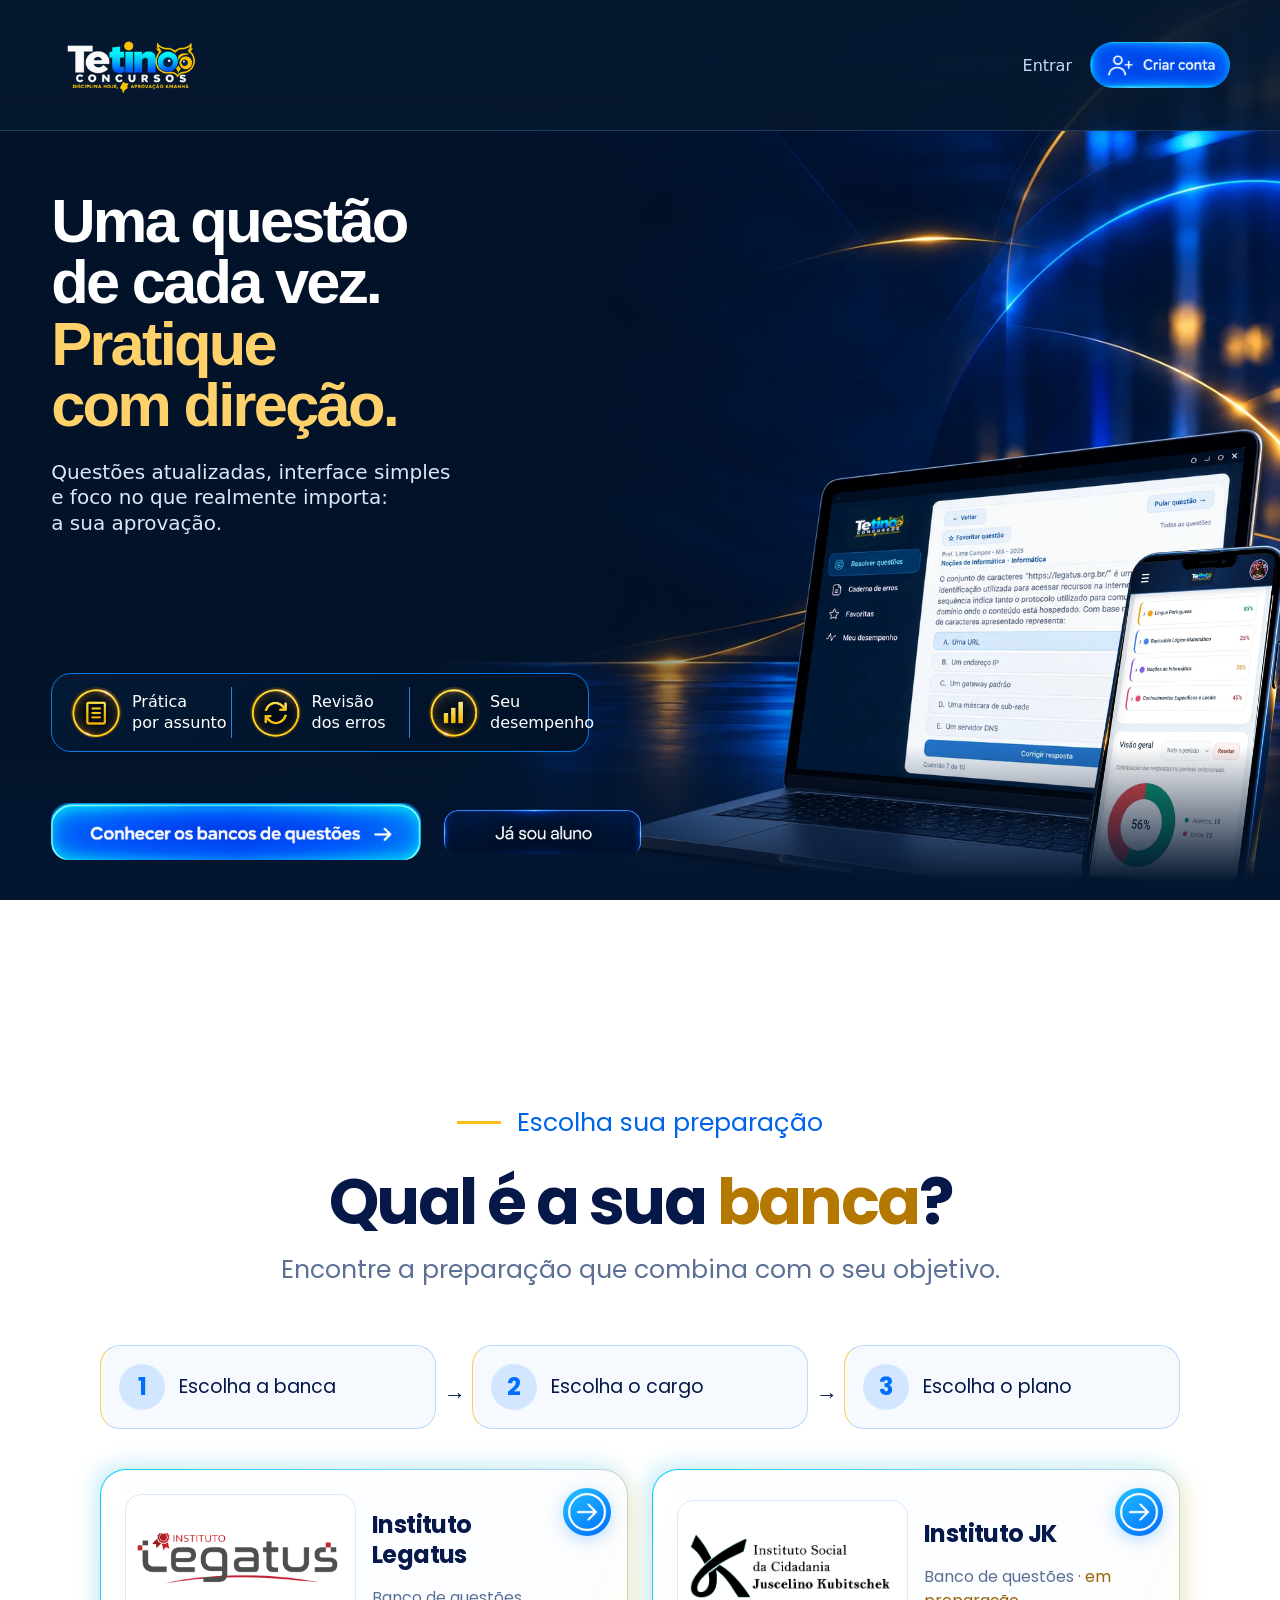
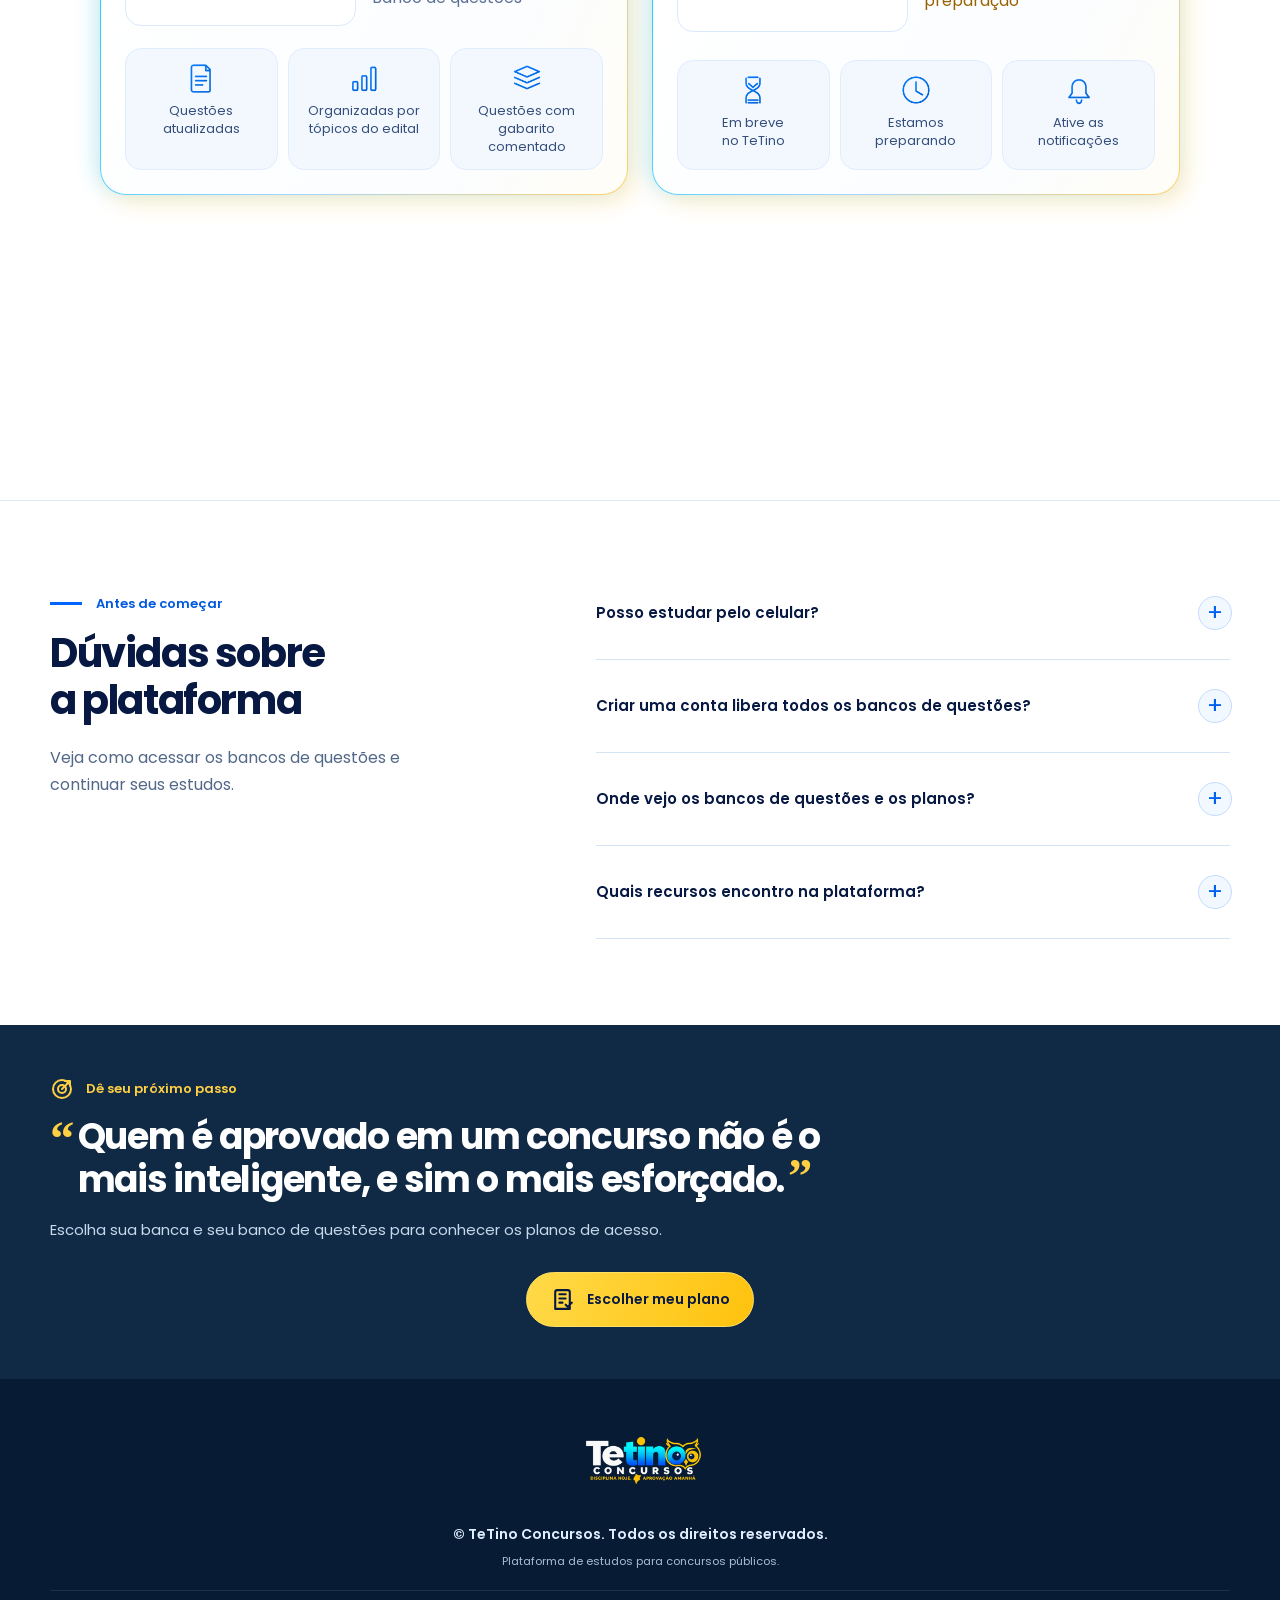
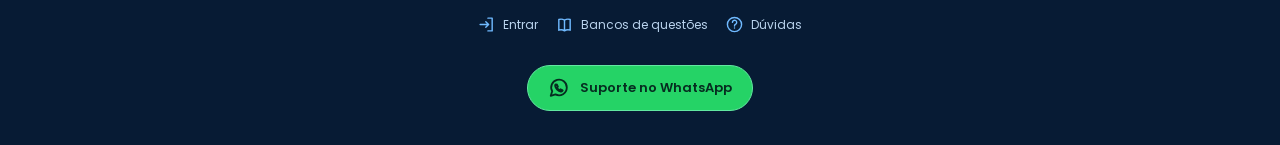
<file: site.html>
<!DOCTYPE html>
<html lang="pt-BR">
<head>
<meta charset="UTF-8"><meta name="viewport" content="width=device-width, initial-scale=1">
<meta name="theme-color" content="#071b38">
<title>TeTino Concursos | Sua preparação começa aqui</title>
<meta name="description" content="Prepare-se para concursos com questões comentadas, filtros por assunto e acompanhamento de desempenho no TeTino Concursos.">
<style>

:root{font-family:"Segoe UI",system-ui,-apple-system,sans-serif;color:#17314d;background:#f5f8fc;--navy:#071b34;--blue:#0968d3;--gold:#f6b735;--muted:#536b83;--line:#dbe5ef;--paper:#f5f8fc;--green:#16845b}
*{box-sizing:border-box}html{scroll-behavior:smooth;scroll-padding-top:100px}body{margin:0}button,a{font:inherit}button{cursor:pointer;touch-action:manipulation}a{color:inherit;text-decoration:none}img{display:block;max-width:100%;height:auto}h1,h2,h3,p,figure{margin:0}h1,h2,h3{text-wrap:balance}p{line-height:1.7}button:disabled{cursor:default}button:focus-visible,a:focus-visible,summary:focus-visible,[tabindex]:focus-visible{outline:3px solid #2498f4;outline-offset:5px}.wrap{width:min(1180px,calc(100% - 64px));margin-inline:auto}.hidden{display:none!important}.skip-link{position:fixed;left:16px;top:-90px;z-index:200;padding:14px 20px;background:white;color:var(--navy);border-radius:8px}.skip-link:focus{top:12px}.top{position:sticky;top:0;z-index:80;background:#12263b;color:white;border-bottom:1px solid #ffffff1f}.nav{min-height:76px;display:flex;align-items:center;justify-content:space-between;gap:24px}.logo-name{font-size:16px;font-weight:750}.logo-name small{display:block;font-size:11px;font-weight:400;margin-top:5px;color:#c1d3e5}.navlinks{display:flex;gap:26px;align-items:center;font-size:14px}.navlinks>a{min-height:44px;display:flex;align-items:center}.navlinks>a:not(.btn){color:#d6e5f5}.navlinks>a:hover{color:#fff}.btn{display:inline-flex;justify-content:center;align-items:center;gap:12px;min-height:48px;border:1px solid transparent;border-radius:10px;padding:14px 22px;background:var(--blue);color:#fff;font-size:14px;font-weight:700;line-height:1.3;transition:background .18s,box-shadow .18s,transform .18s}.btn:hover{background:#075bb9;box-shadow:0 6px 18px #0968d326;transform:translateY(-2px)}.btn.alt{background:transparent;border-color:#ffffff45;color:#e5f0fb}.btn.alt:hover{background:#ffffff12}.btn.gold{background:var(--gold);color:#102b47}.btn.gold:hover{background:#ffca50}.brand-bridge{height:150px;display:grid;place-items:center;background:linear-gradient(180deg,#12263b 50%,#071b34 50%)}.hero-logo{width:248px;height:150px;object-fit:contain;filter:drop-shadow(0 8px 15px #0002)}
.hero{color:white;background:var(--navy);overflow:hidden}.hero-grid{display:grid;grid-template-columns:1.12fr .88fr;gap:55px;align-items:center;padding:22px 0 74px}.hero-copy h1{font-size:clamp(40px,4.5vw,62px);line-height:1.06;letter-spacing:-.045em;font-weight:760;max-width:650px}.hero-copy>p{font-size:17px;color:#bed0e3;max-width:570px;margin-top:24px}.hero-actions{display:flex;gap:12px;margin-top:30px;flex-wrap:wrap}.hero-notice{font-size:13px!important;margin-top:18px!important}.hero-notice a{text-decoration:underline;text-underline-offset:3px;color:#fff}.hero-proof{display:flex;gap:18px;flex-wrap:wrap;border-top:1px solid #ffffff20;padding-top:24px;margin-top:28px;color:#c5daeb;font-size:12px}.hero-proof span{display:flex;align-items:center;gap:8px}.hero-proof i{width:5px;height:5px;background:#f6b735;border-radius:50%}
.study-art{position:relative;min-height:340px;display:grid;align-content:center;padding:35px 6px}.study-orbit{position:absolute;inset:10px 0;border:1px solid #68b7ef27;border-radius:50%;transform:rotate(-12deg);pointer-events:none}.study-orbit:after{content:"";position:absolute;inset:34px;border:1px dashed #68b7ef30;border-radius:50%}.study-sheet{position:relative;margin:10px 36px 18px;background:#f7fbff;color:#17314d;border-radius:20px;padding:26px;box-shadow:0 25px 45px #0003;transform:rotate(-4deg);animation:sheet-arrive .65s ease-out both}.sheet-head{display:flex;gap:12px;align-items:center;padding-bottom:18px;border-bottom:1px solid #dbe5ef}.sheet-head strong{font-size:18px;letter-spacing:-.02em}.sheet-head small{display:block;color:#536b83;font-size:11px;margin-top:3px}.art-icon{width:42px;height:42px;background:#e4f1ff;color:#0968d3;border-radius:12px;display:grid;place-items:center}.art-icon svg,.art-pill svg,.section-icon svg{width:23px;height:23px;stroke:currentColor;fill:none;stroke-width:1.7;stroke-linecap:round;stroke-linejoin:round}.sheet-line{height:8px;background:#dce6ef;border-radius:5px;margin-top:15px;width:86%}.sheet-line.short{width:60%}.sheet-answer{display:flex;align-items:center;gap:10px;padding:12px 14px;margin-top:22px;background:#eaf5ef;border:1px solid #bbddcb;border-radius:9px;font-size:13px;color:#176c4c;font-weight:600}.sheet-answer svg{width:20px;height:20px;stroke:currentColor;fill:none;stroke-width:2}.art-pill{position:relative;display:flex;align-items:center;gap:10px;padding:13px 18px;border-radius:14px;border:1px solid #ffffff24;background:#173650;box-shadow:0 8px 20px #0002;font-size:13px;color:#d9eaf7;max-width:max-content;z-index:1}.art-pill.first{margin-left:0;align-self:start;color:#ffe19c}.art-pill.last{margin-left:auto;margin-top:-35px;color:#c0ebdc;background:#153d3e}.art-caption{position:relative;color:#94b1ca;text-align:center;font-size:11px;margin-top:22px}@keyframes sheet-arrive{from{opacity:0;transform:translateY(15px) rotate(-4deg)}to{opacity:1;transform:translateY(0) rotate(-4deg)}}
.section{padding:86px 0}.section-head{max-width:760px;margin:0 auto 38px;text-align:center}.section-mark{display:inline-flex;align-items:center;gap:10px;color:#175b9c;font-size:13px;font-weight:650;margin-bottom:16px}.section-mark:before{content:"";width:24px;height:2px;background:currentColor}.section h2{font-size:clamp(30px,3.4vw,44px);line-height:1.15;letter-spacing:-.035em;color:#102c47}.section-head p,.sub{font-size:16px;color:#536b83;margin-top:18px}.banks-section{background:white}.path-guide{display:flex;justify-content:center;gap:8px;align-items:center;flex-wrap:wrap;margin:0 auto 34px;color:#536b83;font-size:12px}.path-guide span{display:flex;align-items:center;gap:8px;padding:8px 12px;background:#f1f6fb;border-radius:8px}.path-guide b{display:grid;place-items:center;width:20px;height:20px;border-radius:50%;background:#daeafb;color:#175b9c;font-size:11px}.path-guide i{font-style:normal;color:#93a8ba}.banks{display:grid;grid-template-columns:repeat(2,minmax(0,1fr));gap:22px}.bank{display:flex;align-items:center;gap:22px;padding:24px;border:1px solid #d8e3ed;border-radius:18px;background:#fff;text-align:left;color:#17314d;min-height:148px;transition:border-color .18s,box-shadow .18s,transform .18s}.bank:hover{border-color:#7aaddd;box-shadow:0 12px 24px #1638560b;transform:translateY(-3px)}.bank.active{border-color:#0968d3;background:#f3f8ff;box-shadow:0 0 0 2px #0968d31a}.bank-logo.official{width:154px;min-width:154px;height:80px;padding:10px;background:#fff;border:1px solid #e6edf3;border-radius:10px;display:flex;align-items:center;justify-content:center}.bank-logo img{width:100%;height:auto;max-height:100%;object-fit:contain;clip-path:inset(1px 0 0)}.bank-copy{min-width:0}.bank-copy strong{display:block;font-size:17px;line-height:1.3}.bank-copy small{display:block;font-size:12px;line-height:1.5;color:#536b83;margin-top:7px}.bank-arrow{margin-left:auto;color:#0968d3;font-size:24px}
#courses-section{background:#f0f5fa;border-top:1px solid #e0e9f1}.courses{display:grid;grid-template-columns:repeat(2,minmax(0,1fr));gap:28px;margin-top:32px}.course{border:1px solid #d8e3ed;border-radius:18px;overflow:hidden;background:white;display:flex;flex-direction:column;transition:box-shadow .2s,transform .2s}.course:hover{box-shadow:0 14px 30px #14365210;transform:translateY(-3px)}.course-card-image{width:100%;height:auto;aspect-ratio:4/3;object-fit:contain;background:#071b34}.course-card-body{padding:26px;display:flex;flex:1;flex-direction:column;align-items:flex-start}.tag{display:inline-flex;padding:6px 10px;color:#175b9c;background:#eaf3ff;border-radius:6px;font-size:11px;font-weight:600}.course h3{font-size:26px;letter-spacing:-.025em;line-height:1.2;margin:18px 0 14px}.course p{font-size:15px;color:#536b83;margin-bottom:22px}.course .btn{margin-top:auto}.course.disabled{grid-column:1/-1;padding:32px;border-style:dashed;background:#fff;max-width:760px}.course.disabled p{margin-bottom:0}
#detail-section{background:#f5f8fc;border-top:1px solid #dbe5ef}.course-detail{padding:0}.back{display:inline-flex;align-items:center;gap:8px;min-height:44px;padding:8px 0;margin-bottom:28px;border:0;background:transparent;color:#175b9c;font-size:14px;font-weight:650;text-align:left}.back:hover{text-decoration:underline;text-underline-offset:4px}.course-intro{padding:32px 36px;border:1px solid #d3e2ef;border-left:4px solid #0968d3;border-radius:0 16px 16px 0;background:white;max-width:900px}.kicker{font-size:13px;font-weight:600;color:#175b9c}.course-intro h2{margin-top:14px}.course-intro p{margin-top:18px;color:#536b83;font-size:16px;max-width:760px}.course-intro p+p{font-size:14px;margin-top:10px}.course-highlights{display:grid;grid-template-columns:repeat(4,minmax(0,1fr));gap:18px;margin:30px 0 70px}.highlight{display:flex;flex-direction:column;align-items:flex-start;padding:24px 20px;background:white;border:1px solid #e0e8f0;border-radius:14px;font-size:14px;line-height:1.65;color:#536b83}.highlight strong{font-size:15px;line-height:1.4;color:#17314d;margin:16px 0 8px}.feature-icon{display:grid;place-items:center;width:44px;height:44px;border-radius:12px;background:#eaf3ff;color:#0968d3}.feature-icon svg{width:25px;height:25px;fill:none;stroke:currentColor;stroke-width:1.7;stroke-linecap:round;stroke-linejoin:round}
.platform{border:1px solid #d6e2ee;border-radius:24px;background:#eaf1f8;padding:54px 36px}.platform>.wrap{width:100%}.platform .section-head{margin-bottom:28px}.platform .section-head p{max-width:650px;margin-inline:auto}.view-switch{display:flex;gap:4px;max-width:max-content;margin:0 auto;padding:5px;background:#d8e5f1;border:1px solid #c7d9e9;border-radius:30px}.view-switch button{border:0;border-radius:24px;background:transparent;color:#3c5872;min-height:44px;padding:12px 20px;font-size:13px;font-weight:650;transition:background .18s,box-shadow .18s}.view-switch button[aria-pressed=true]{background:#0968d3;color:white;box-shadow:0 3px 8px #0968d326}.view-help{color:#536b83;text-align:center;font-size:12px;margin:16px 0 26px}.carousel-top p{font-size:12px;color:#536b83;text-align:center;margin-bottom:24px}.carousel-shell{position:relative;padding-inline:68px}.tool-track{display:flex;gap:24px;overflow-x:auto;scroll-snap-type:x mandatory;scrollbar-width:none;position:relative;overscroll-behavior-inline:contain;padding:8px 3px 18px}.tool-track::-webkit-scrollbar{display:none}.tool-card{flex:0 0 100%;min-width:0;scroll-snap-align:start;margin:0}.tool-frame{border:7px solid #122a41;border-radius:16px;overflow:hidden;background:#122a41;box-shadow:0 12px 22px #16385615}.tool-frame img{width:100%;height:auto;display:block}.tool-card figcaption{padding:22px 4px 0}.tool-card h3{font-size:23px;letter-spacing:-.025em;color:#17314d;margin-bottom:10px}.tool-card p{color:#536b83;font-size:14px}.platform[data-view=mobile] .tool-card{flex-basis:46%}.platform[data-view=mobile] .tool-frame{border-radius:30px;border-width:7px;max-width:390px;margin:auto}.platform[data-view=mobile] .tool-frame img{aspect-ratio:390/800;object-fit:cover;object-position:top}.carousel-arrow{position:absolute;top:40%;transform:translateY(-50%);width:54px;height:60px;display:grid;place-items:center;border:1px solid #c4d6e5;border-radius:16px;background:white;color:#0968d3;z-index:3;box-shadow:0 6px 18px #17314d18;transition:background .18s,color .18s,box-shadow .18s}.carousel-arrow.previous{left:0}.carousel-arrow.next{right:0}.carousel-arrow svg{width:26px;height:26px;fill:none;stroke:currentColor;stroke-width:2.2;stroke-linecap:round;stroke-linejoin:round}.carousel-arrow:hover:enabled{background:#0968d3;color:white;box-shadow:0 8px 20px #0968d326}.carousel-arrow:disabled{opacity:.38;box-shadow:none}.carousel-status{font-size:13px;color:#536b83;text-align:center;margin-top:16px}.demo-caption{padding:12px 16px;border-radius:10px;background:#ffffff9c;color:#536b83;font-size:11px;text-align:center;margin-top:22px}
.plans-heading{font-size:32px;line-height:1.2;letter-spacing:-.035em;color:#102c47;margin-top:68px;margin-bottom:12px}.plans-subtitle{color:#536b83;font-size:15px}.plans{display:grid;grid-template-columns:repeat(3,minmax(0,1fr));gap:22px;margin:38px 0 24px;align-items:stretch}.plan{position:relative;display:flex;flex-direction:column;gap:12px;border:1px solid #d0deeb;border-radius:18px;padding:26px;background:white;cursor:pointer;min-width:0;transition:border-color .18s,box-shadow .18s}.plan:hover{border-color:#7da7d1}.plan:has(input:checked){border:2px solid #0968d3;padding:25px;box-shadow:0 0 0 3px #0968d312;background:#f6faff}.plan:focus-within{outline:3px solid #2498f4;outline-offset:4px}.plan input{width:20px;height:20px;accent-color:#0968d3;margin:0 0 4px}.plan>strong{font-size:23px;color:#102c47;letter-spacing:-.02em}.plan-course-name{font-size:13px;color:#536b83;line-height:1.5;min-height:40px}.plan-benefits{padding-left:18px;margin:8px 0;font-size:13px;line-height:1.65;flex:1;color:#405b74}.plan-benefits li+li{margin-top:9px}.plan-benefits li::marker{color:#0968d3}.plan-duration{display:block;font-size:14px;font-weight:700;color:#175b9c;border-top:1px dashed #cbdbe9;padding-top:18px;line-height:1.5}.plan-payment,.plan-offer-label{font-size:12px;color:#536b83}.price{font-size:38px;font-weight:800;letter-spacing:-.035em;line-height:1.15;color:#102c47;font-variant-numeric:tabular-nums}.plan-choice{padding:13px;text-align:center;border:1px solid #b8cde0;border-radius:9px;font-size:13px;font-weight:700;color:#175b9c}.plan:has(input:checked) .plan-choice{background:#0968d3;border-color:#0968d3;color:white}.plan.featured{border:2px solid #e8ad21;padding:25px;background:#fffdf6}.plan.featured:has(input:checked){border-color:#d99b11;background:#fff9e8;box-shadow:0 0 0 3px #f6b73524}.plan-badge{position:absolute;top:-17px;left:22px;padding:8px 16px;border-radius:20px;background:#f6b735;color:#17314d;font-size:12px;font-weight:750}.plan-discount{display:flex;align-items:center;gap:10px;flex-wrap:wrap;font-size:13px;color:#536b83}.plan-discount strong{padding:5px 8px;background:#ffe193;border-radius:6px;font-size:11px;color:#17314d}.selected-plan{display:flex;align-items:center;justify-content:space-between;gap:16px;flex-wrap:wrap;padding:20px 24px;border:1px solid #caddea;background:#e9f2fb;border-radius:14px;color:#17314d}.selected-plan small{color:#536b83!important;font-size:12px}.selected-plan strong{display:block;margin-top:3px;font-size:17px}.selected-plan .btn{background:#d3dfeb;color:#4d647b;cursor:not-allowed;transform:none;box-shadow:none}.commercial-note{font-size:12px;color:#536b83;margin-top:14px;padding-left:2px}.detail-actions{display:flex;gap:12px;flex-wrap:wrap;margin-top:28px}.detail-actions .btn.alt{color:#175b9c;border-color:#c1d5e6;background:#fff}
details{border-bottom:1px solid #dce6ef;padding:20px 0;color:#536b83}summary{list-style:none;cursor:pointer;font-size:15px;font-weight:650;line-height:1.5;color:#17314d;display:flex;justify-content:space-between;gap:18px;min-height:28px;align-items:center}summary::-webkit-details-marker{display:none}summary:after{content:"+";display:grid;place-items:center;flex-shrink:0;width:28px;height:28px;border-radius:8px;background:#e8f1fb;color:#175b9c;font-size:20px;font-weight:400}details[open] summary:after{content:"−"}details p{font-size:14px;max-width:760px;margin-top:14px;padding-right:32px}.faq{background:white;border-top:1px solid #e0e9f1}.faq-grid{display:grid;grid-template-columns:.85fr 1.15fr;gap:80px;align-items:start}.faq-grid h2{max-width:370px}.faq-list details:first-child{padding-top:0}.closing{background:#102a45;color:white;padding:48px 0}.closing>.wrap{display:flex;align-items:center;justify-content:space-between;gap:36px}.closing h2{font-size:30px;line-height:1.2;letter-spacing:-.035em;max-width:600px}.closing p{font-size:14px;color:#c0d3e5;margin-top:12px}.closing .btn{flex-shrink:0}.foot{padding:34px 0;background:#071b34;color:#a8bfd5}.footer-grid{display:flex;align-items:center;justify-content:space-between;gap:28px}.footer-brand img{width:132px;height:84px;object-fit:contain}.foot p{font-size:11px;line-height:1.8}.footer-links{display:flex;gap:20px;font-size:12px}.footer-links a{padding:12px 0;min-height:44px}.footer-links a:hover{color:white}
@media(max-width:1050px){.hero-grid{gap:24px}.study-sheet{margin-inline:20px}.banks{grid-template-columns:1fr}.course-highlights{grid-template-columns:repeat(2,minmax(0,1fr))}.faq-grid{gap:40px}.plans{gap:16px}.plan,.plan.featured{padding:22px}.plan:has(input:checked){padding:21px}.plan.featured:has(input:checked){padding:22px}.price{font-size:34px}}
@media(max-width:760px){.wrap{width:calc(100% - 36px)}.nav{min-height:66px;gap:12px}.logo-name{font-size:13px}.logo-name small,.nav-section{display:none!important}.navlinks{gap:14px;font-size:12px}.navlinks .btn{padding:12px 15px;min-height:42px;font-size:12px}.brand-bridge{height:135px}.hero-logo{width:220px;height:135px}.hero-grid{grid-template-columns:1fr;padding:18px 0 44px;gap:25px}.hero-copy h1{font-size:41px;max-width:600px}.hero-copy>p{font-size:16px}.hero-actions{gap:10px}.hero-actions .btn{font-size:13px;padding:14px 18px}.hero-proof{gap:13px;font-size:11px;padding-top:20px;margin-top:24px}.study-art{min-height:290px;max-width:440px;width:100%;margin-inline:auto;padding-block:12px}.study-sheet{margin:12px 38px 20px;padding:22px}.study-orbit{inset:4px 20px}.art-caption{margin-top:14px}.art-pill{font-size:12px;padding:11px 14px}.section{padding:58px 0}.section-head{margin-bottom:28px}.section h2{font-size:32px}.section-head p,.sub{font-size:15px;margin-top:16px}.path-guide{justify-content:flex-start;gap:5px;margin-bottom:24px;font-size:10px}.path-guide span{padding:7px 8px;gap:5px}.path-guide b{width:18px;height:18px;font-size:10px}.bank{padding:20px;gap:20px;min-height:124px}.bank-logo.official{width:136px;min-width:136px;height:76px}.bank-copy strong{font-size:16px}.banks{gap:16px}.courses{grid-template-columns:1fr;gap:24px;margin-top:26px}.course-card-body{padding:24px}.course h3{font-size:25px}.course-intro{padding:24px 22px}.course-intro p{font-size:15px}.course-highlights{gap:12px;margin:24px 0 44px}.highlight{padding:20px 16px;font-size:13px}.highlight strong{font-size:14px}.platform{padding:34px 18px;border-radius:18px}.platform h2{font-size:29px}.view-switch{max-width:100%;width:100%;justify-content:center}.view-switch button{padding:11px 13px;font-size:12px}.view-help{font-size:11px;margin-bottom:20px}.carousel-shell{padding-inline:25px;margin-inline:-7px}.carousel-arrow{width:44px;height:54px;border-radius:13px;top:35%}.carousel-arrow.previous{left:-8px}.carousel-arrow.next{right:-8px}.platform[data-view=mobile] .tool-card{flex-basis:92%}.tool-track{gap:18px}.tool-card h3{font-size:22px}.tool-card p{font-size:13px}.tool-frame{border-width:5px}.platform[data-view=mobile] .tool-frame{border-width:6px;border-radius:26px}.plans-heading{margin-top:44px;font-size:29px}.plans{grid-template-columns:1fr;gap:30px;margin-top:30px}.plan,.plan.featured{padding:25px}.plan:has(input:checked){padding:24px}.plan.featured:has(input:checked){padding:25px}.plan-course-name{min-height:0}.price{font-size:40px}.selected-plan{padding:20px}.selected-plan .btn{width:100%}.faq-grid{grid-template-columns:1fr;gap:30px}.faq-grid h2{max-width:100%}.closing>.wrap{flex-direction:column;align-items:flex-start;gap:24px}.closing h2{font-size:29px}.footer-grid{flex-wrap:wrap;justify-content:flex-start;gap:20px}.foot p{flex:1;min-width:150px}.footer-links{width:100%;border-top:1px solid #ffffff17;padding-top:12px}summary{font-size:14px}}
@media(max-width:380px){.wrap{width:calc(100% - 28px)}.hero-copy h1{font-size:36px}.hero-actions{flex-direction:column;align-items:stretch}.hero-actions .btn{width:100%}.logo-name{font-size:12px}.navlinks{gap:10px}.navlinks .btn{padding:12px}.study-sheet{margin-inline:22px}.sheet-head strong{font-size:16px}.art-pill.last{margin-top:-24px}.bank{padding:16px 12px;gap:12px}.bank-logo.official{width:104px;min-width:104px;height:68px}.bank-copy strong{font-size:14px}.bank-copy small{font-size:11px}.bank-arrow{font-size:20px}.path-guide{gap:4px}.path-guide span{padding:6px;font-size:9px}.course-highlights{grid-template-columns:1fr}.highlight{display:grid;grid-template-columns:44px 1fr;gap:0 14px}.highlight .feature-icon{grid-row:1/span 2}.highlight strong{margin:0 0 7px}.study-art{min-height:260px}.section h2{font-size:29px}}
@media(prefers-reduced-motion:reduce){html{scroll-behavior:auto}*,*:before,*:after{animation:none!important;transition:none!important}.btn:hover,.bank:hover,.course:hover{transform:none}}


.sr-only{position:absolute!important;width:1px;height:1px;padding:0;margin:-1px;overflow:hidden;clip-path:inset(50%);white-space:nowrap;border:0}.course-card-body{position:relative}.course-card-body .sr-only{margin:0}.course-card-body>p{margin-top:18px}.course-card-body .bank-cta{width:100%;background:#ffe21c;color:#102b47;border-color:#e9cb08;box-shadow:0 4px 0 #d4b608;justify-content:space-between;min-height:52px;padding:15px 20px}.bank-cta:after{content:'→';display:grid;place-items:center;width:27px;height:27px;border-radius:50%;background:#102b4712;font-size:20px;transition:transform .18s}.course-card-body .bank-cta:hover{background:#ffea50;transform:translateY(-3px);box-shadow:0 7px 0 #d4b608}.bank-cta:hover:after{transform:translateX(3px)}.course-card-body .bank-cta:active{transform:translateY(2px);box-shadow:0 1px 0 #d4b608}.plans{grid-template-columns:repeat(2,minmax(0,1fr));max-width:960px;margin-inline:auto}.course-intro{display:grid;grid-template-columns:1.15fr .85fr;gap:32px;max-width:none;align-items:center}.detail-map{padding:26px;border:1px solid #c9dceb;border-radius:18px;background:#edf6ff;position:relative}.map-top{display:flex;align-items:center;gap:12px;color:#175b9c;font-size:12px;font-weight:650}.map-top svg{width:28px;height:28px;stroke:currentColor;fill:none;stroke-width:1.7;stroke-linecap:round}.detail-map>strong{display:block;font-size:23px;line-height:1.25;letter-spacing:-.025em;margin:18px 0 24px;color:#17314d}.map-path{display:grid;gap:14px;font-size:13px;color:#3c5872}.map-path span{display:flex;align-items:center;gap:10px}.map-path i{display:grid;place-items:center;width:23px;height:23px;border-radius:7px;color:#176c4c;background:#d7ebdf;font-style:normal}.detail-map small{display:block;font-size:11px;line-height:1.7;margin-top:24px;color:#536b83}.founder-section{background:#071b34;color:#d0deeb;border-top:1px solid #ffffff1b}.founder-heading{max-width:900px;margin-bottom:38px}.founder-section h2{color:white}.founder-section .section-mark{color:#a9d5ff}.founder-section .sub{color:#b8ccde}.founder-grid{display:grid;grid-template-columns:.75fr 1.25fr;gap:48px;align-items:start}.founder-portrait{border:1px solid #ffffff26;border-radius:22px;overflow:hidden;position:relative;background:#d7d2cf}.founder-portrait>img{width:100%;height:auto;aspect-ratio:4/5;object-fit:cover;object-position:50% 25%}.founder-portrait figcaption{position:absolute;bottom:0;left:0;right:0;padding:85px 26px 26px;background:linear-gradient(transparent,#071b34f5 70%);color:white}.founder-role{display:block;color:#ffd960;font-size:13px;margin-bottom:8px}.founder-portrait strong{font-size:25px;letter-spacing:-.02em}.founder-label{display:inline-flex;padding:7px 11px;border:1px solid #74b7e940;color:#b8dcff;border-radius:8px;font-size:12px;margin-bottom:18px}.founder-story h3{font-size:clamp(26px,3vw,34px);line-height:1.18;letter-spacing:-.03em;color:white;max-width:660px}.founder-story>p{font-size:15px;color:#bdcfe0;margin-top:20px}.founder-results{display:grid;gap:14px;margin:28px 0}.result-card{display:grid;grid-template-columns:100px 1fr;border:1px solid #ffffff25;border-radius:16px;background:#112e49;overflow:hidden}.result-rank{padding:20px 12px;display:flex;flex-direction:column;align-items:center;justify-content:center;gap:4px;background:#ffe21c;color:#102b47}.result-rank strong{font-size:50px;line-height:1;font-weight:800;letter-spacing:-.05em}.result-rank span{font-size:11px;font-weight:650}.result-place{display:flex;gap:14px;align-items:center;padding:18px}.result-place>img{width:48px;height:48px;object-fit:contain;border-radius:8px;background:white;padding:4px;flex-shrink:0}.result-place h4{font-size:17px;margin:0 0 6px;color:#fff;letter-spacing:-.02em}.result-place p{font-size:13px;color:#d3e2ef;line-height:1.5}.result-place small{display:block;font-size:11px;line-height:1.7;color:#adcae0;margin-top:6px}.founder-action{margin-top:24px;background:#ffe21c;color:#102b47}.founder-action:hover{background:#ffea50}.founder-story .results-note{font-size:11px;color:#99b5cc;margin-top:16px}.founder-story .founder-purpose{padding-top:20px;border-top:1px solid #ffffff20}.course-highlights{margin-top:26px}
@media(max-width:1000px){.course-intro{grid-template-columns:1fr;gap:26px}.founder-grid{gap:28px;grid-template-columns:.85fr 1.15fr}.result-card{grid-template-columns:80px 1fr}.result-place{padding:16px;gap:10px}.result-rank strong{font-size:42px}}
@media(max-width:760px){.plans{grid-template-columns:1fr}.founder-grid{grid-template-columns:1fr;gap:30px}.founder-portrait{max-width:390px;width:100%;margin-inline:auto}.founder-heading{margin-bottom:28px}.founder-story>p{font-size:14px}.founder-story h3{font-size:29px}.result-card{grid-template-columns:78px 1fr}.result-place h4{font-size:16px}.result-place>img{width:42px;height:42px}.detail-map{padding:22px}.detail-map>strong{font-size:22px}.course-card-body .bank-cta{font-size:13px;gap:10px}}
@media(max-width:380px){.result-card{grid-template-columns:65px 1fr}.result-place{padding:14px 10px;gap:9px;align-items:flex-start}.result-place>img{width:32px;height:32px}.result-rank strong{font-size:36px}.result-place h4{font-size:14px}.result-place p{font-size:12px}.result-place small{font-size:10px}.founder-portrait figcaption{padding:65px 20px 22px}}
@media(prefers-reduced-motion:reduce){.bank-cta:hover:after{transform:none}.course-card-body .bank-cta:hover,.course-card-body .bank-cta:active{transform:none}}
.founder-portrait>img{height:auto;aspect-ratio:auto;object-fit:contain}.founder-portrait figcaption{position:static;padding:20px 24px;background:#102a45}.founder-story h3{max-width:620px}.founder-heading{max-width:960px}

/* Apresentação JK: branco, grafite quente e dourado reservado às conquistas. */
.founder-section{position:relative;overflow:hidden;background:#fff;color:#33322f;border-top:1px solid #e8e5de}
.founder-section:before{content:'';position:absolute;width:640px;height:640px;right:-280px;top:-280px;border:1px solid #b89b6233;border-radius:50%;box-shadow:0 0 0 48px #b89b6206,0 0 0 96px #b89b6203;pointer-events:none}
.founder-section:after{content:'';position:absolute;left:-160px;bottom:90px;width:260px;height:260px;border:1px solid #b89b622b;border-radius:50%;pointer-events:none}
.founder-section>.wrap{position:relative;z-index:1}
.founder-heading{margin-bottom:48px;max-width:900px}
.founder-section h2{color:#242724;text-wrap:balance;letter-spacing:-.035em}
.founder-section .section-mark{color:#655536}.founder-section .section-mark:before{background:#a58b57}
.founder-section .sub{color:#66665f;max-width:740px}
.founder-grid{gap:clamp(30px,4vw,64px)}
.founder-portrait{border:0;border-radius:0;background:transparent;box-shadow:none;overflow:visible}
.founder-portrait>img{border-radius:16px 16px 0 0;-webkit-mask-image:linear-gradient(#000 78%,transparent 100%);mask-image:linear-gradient(#000 78%,transparent 100%)}
.founder-portrait figcaption{position:relative;background:transparent;color:#242724;border:0;padding:0 12px 12px;margin-top:-16px;z-index:1}
.founder-role{color:#292b27;font-size:clamp(27px,3vw,38px);line-height:1.12;font-weight:800;letter-spacing:-.045em;margin-bottom:10px;text-wrap:balance}.founder-portrait strong{font-size:15px;font-weight:500;letter-spacing:0;color:#6b5b3a}
.founder-label{color:#6b5b3a;border:0;border-left:2px solid #b89b62;background:transparent;border-radius:0;padding:2px 0 2px 12px;margin-bottom:20px}
.founder-story h3{color:#292b27;font-size:clamp(26px,2.5vw,32px);line-height:1.25;text-wrap:balance}
.founder-story>p{color:#595c54;line-height:1.85;max-width:72ch}
.founder-results{gap:16px;margin:30px 0}
.result-card{background:#30332e;border-color:#45483e;border-radius:14px;box-shadow:0 8px 22px #292b270d;grid-template-columns:96px 1fr}
.result-rank{background:#ead9ad;color:#343125;border-right:1px solid #ffffff12;padding:22px 12px}
.result-rank strong{font-size:46px;font-variant-numeric:tabular-nums;letter-spacing:-.04em}.result-rank span{font-weight:500}
.result-place{padding:20px 22px;gap:16px}.result-place>img{border-radius:50%;padding:5px}
.result-place h4{color:#fffdf7;font-size:17px;font-weight:650;margin-bottom:7px}
.result-place p{color:#e5e7df}.result-place small{color:#c9cdbf}
.founder-story .founder-purpose{border-top-color:#e5e2d9;padding-top:24px}.founder-story .results-note{color:#73756b;max-width:70ch}
.founder-action{background:#30332e;color:#fffdf7;border:1px solid #30332e;border-radius:10px;box-shadow:none;min-height:50px;padding:14px 22px}
.founder-action:hover{background:#464b40;border-color:#464b40;color:#fff;box-shadow:0 6px 16px #30332e18}
.founder-action:focus-visible{outline:3px solid #947b46;outline-offset:4px}
@media(max-width:760px){.founder-heading{margin-bottom:32px}.founder-grid{gap:36px}.result-card{grid-template-columns:76px 1fr}.result-rank{padding:20px 10px}.result-rank strong{font-size:39px}.result-place{padding:18px 14px;gap:12px}.result-place h4{font-size:15px}.founder-section .sub{font-size:15px}.founder-story>p{line-height:1.8}}
@media(max-width:380px){.result-card{grid-template-columns:62px 1fr}.result-rank strong{font-size:34px}.result-place{padding:16px 10px;gap:9px}.result-place h4{font-size:14px}.founder-action{width:100%;justify-content:center;font-size:12px;padding-inline:12px}}
</style>
<link rel="stylesheet" href="tetino_assets/site-hero/styles.css">
<script src="tetino_assets/site-hero/interactions.js" defer></script>
<link rel="stylesheet" href="tetino_assets/history-original/styles.css">
<script src="tetino_assets/history-original/app.js" defer></script>
<link rel="stylesheet" href="tetino_assets/banks-section/styles.css">
<script src="tetino_assets/banks-section/app.js" defer></script>
<link rel="stylesheet" href="tetino_assets/products-section/styles.css">
<script src="tetino_assets/products-section/app.js" defer></script>
<link rel="stylesheet" href="tetino_assets/specifications-section/styles.css">
<script src="tetino_assets/specifications-section/app.js" defer></script>
<link rel="stylesheet" href="tetino_assets/site-ending/styles.css">
<script src="tetino_assets/site-ending/app.js" defer></script>
</head><body>

<a class="skip-link" href="#conteudo">Ir para o conteúdo</a>
<header class="top"><div class="wrap nav"><a class="logo" href="#inicio" aria-label="TeTino Concursos — início"><img class="hero-logo" src="tetino_assets/brand/tetino-escuro-960.webp" alt="TeTino Concursos" width="2043" height="770" fetchpriority="high" srcset="tetino_assets/brand/tetino-escuro-240.webp 240w, tetino_assets/brand/tetino-escuro-480.webp 480w, tetino_assets/brand/tetino-escuro-960.webp 960w, tetino_assets/brand/tetino-escuro-2043.webp 2043w" sizes="(min-width: 1100px) 155px, 22.5vw" decoding="async"></a><nav class="navlinks" aria-label="Navegação principal"><a class="nav-signin" href="index.html">Entrar</a><a class="nav-create hero-image-link" href="index.html?cadastro=1"><span class="sr-only">Criar conta</span></a></nav></div></header>
<main id="conteudo">
<section class="hero" id="inicio" aria-labelledby="hero-title"><div class="hero-shell"><div class="hero-frame">
<div class="hero-copy"><h1 id="hero-title"><span>Uma questão</span><span>de cada vez.</span><span class="gold">Pratique</span><span class="gold">com direção.</span></h1><p>Questões atualizadas, interface simples<br>e foco no que realmente importa:<br>a sua aprovação.</p></div>
<div class="hero-devices"><button class="hero-device hero-notebook" type="button" aria-label="Animar prévia do notebook"><img src="tetino_assets/site-hero/notebook.webp" alt="" width="1448" height="1086" fetchpriority="high" srcset="tetino_assets/site-hero/notebook-240.webp 240w, tetino_assets/site-hero/notebook-480.webp 480w, tetino_assets/site-hero/notebook-960.webp 960w, tetino_assets/site-hero/notebook.webp 1448w" sizes="(min-width: 1100px) 650px, 90vw" decoding="async"></button><img class="hero-books" src="tetino_assets/site-hero/books.webp" alt="" width="1122" height="1402" srcset="tetino_assets/site-hero/books-240.webp 240w, tetino_assets/site-hero/books-480.webp 480w, tetino_assets/site-hero/books-960.webp 960w, tetino_assets/site-hero/books.webp 1122w" sizes="(min-width: 1100px) 1px, 48vw" decoding="async"><button class="hero-device hero-phone" type="button" aria-label="Animar prévia do celular"><img src="tetino_assets/site-hero/phone.webp" alt="" width="1024" height="1536" srcset="tetino_assets/site-hero/phone-240.webp 240w, tetino_assets/site-hero/phone-480.webp 480w, tetino_assets/site-hero/phone-960.webp 960w, tetino_assets/site-hero/phone.webp 1024w" sizes="(min-width: 1100px) 270px, 37vw" decoding="async"></button></div>
<div class="hero-benefits-art"><ul class="hero-benefits-list"><li><span class="hero-benefit-icon benefit-practice" data-touch-motion aria-hidden="true"></span><span>Prática<br>por assunto</span></li><li><span class="hero-benefit-icon benefit-review" data-touch-motion aria-hidden="true"></span><span>Revisão<br>dos erros</span></li><li><span class="hero-benefit-icon benefit-progress" data-touch-motion aria-hidden="true"></span><span>Seu<br>desempenho</span></li></ul></div>
<div class="hero-actions"><a class="hero-image-link hero-banks-link" href="#bancas"><span class="sr-only">Conhecer os bancos de questões</span></a><a class="hero-image-link hero-student-link" href="index.html"><span class="sr-only">Já sou aluno</span></a></div>
</div></div></section>
<section id="bancas" class="tt-banks" aria-labelledby="banks-title">
<div class="ttb-banks-scene">
    <div class="ttb-section" aria-labelledby="banks-title">
      <header class="ttb-hero">
        <p class="ttb-eyebrow ttb-t2">Escolha sua preparação</p>
        <h2 class="ttb-h1" id="banks-title">Qual é a sua <span>banca</span>?</h2>
        <p class="ttb-introduction ttb-t1">Encontre a preparação que combina com o seu objetivo.</p>
      </header>
      <ol class="ttb-rail" aria-label="Etapas para conhecer sua preparação">
        <li class="ttb-card"><span class="ttb-step-number ttb-t3" aria-hidden="true">1</span><span class="ttb-t2">Escolha a banca</span><span class="ttb-step-arrow" aria-hidden="true">→</span></li>
        <li class="ttb-card"><span class="ttb-step-number ttb-t3" aria-hidden="true">2</span><span class="ttb-t2">Escolha o cargo</span><span class="ttb-step-arrow" aria-hidden="true">→</span></li>
        <li class="ttb-card"><span class="ttb-step-number ttb-t3" aria-hidden="true">3</span><span class="ttb-t2">Escolha o plano</span></li>
      </ol>
      <div class="ttb-banks">
        <article class="ttb-card2" aria-labelledby="legatus-title">
          <div class="ttb-media" aria-hidden="true"><img class="ttb-logo-slot" src="tetino_assets/banks-section/logo-legatus.webp" alt="" width="645" height="180" loading="lazy" decoding="async"></div>
          <div class="ttb-bank-content">
            <h3 class="ttb-h2" id="legatus-title">Instituto Legatus</h3>
            <p class="ttb-subtitle ttb-t1">Banco de questões</p>
            <ul class="ttb-benefits">
              <li class="ttb-card3"><span class="ttb-icon-slot" aria-hidden="true"><img src="tetino_assets/banks-section/icon-questions.webp" alt="" width="512" height="512" loading="lazy" decoding="async"></span><span class="ttb-t2">Questões<br>atualizadas</span></li>
              <li class="ttb-card3"><span class="ttb-icon-slot" aria-hidden="true"><img src="tetino_assets/banks-section/icon-topics.webp" alt="" width="512" height="512" loading="lazy" decoding="async"></span><span class="ttb-t2">Organizadas por<br>tópicos do edital</span></li>
              <li class="ttb-card3"><span class="ttb-icon-slot" aria-hidden="true"><img src="tetino_assets/banks-section/icon-answers.webp" alt="" width="512" height="512" loading="lazy" decoding="async"></span><span class="ttb-t2">Questões com<br>gabarito comentado</span></li>
            </ul>
          </div>
          <span class="ttb-arrow-slot" aria-hidden="true"><img src="tetino_assets/banks-section/arrow.webp" alt="" width="512" height="512" loading="lazy" decoding="async"></span>
          <button class="ttb-btn" type="button" data-bank="legatus" aria-label="Acessar Instituto Legatus" aria-pressed="false"></button>
        </article>
        <article class="ttb-card2" aria-labelledby="jk-title">
          <div class="ttb-media" aria-hidden="true"><img class="ttb-logo-slot" src="tetino_assets/banks-section/logo-jk.webp" alt="" width="453" height="149" loading="lazy" decoding="async"></div>
          <div class="ttb-bank-content">
            <h3 class="ttb-h2" id="jk-title">Instituto JK</h3>
            <p class="ttb-subtitle ttb-t1">Banco de questões <span class="ttb-preparing">· em preparação</span></p>
            <ul class="ttb-benefits">
              <li class="ttb-card3"><span class="ttb-icon-slot" aria-hidden="true"><img src="tetino_assets/banks-section/icon-soon.webp" alt="" width="512" height="512" loading="lazy" decoding="async"></span><span class="ttb-t2">Em breve<br>no TeTino</span></li>
              <li class="ttb-card3"><span class="ttb-icon-slot" aria-hidden="true"><img src="tetino_assets/banks-section/icon-preparing.webp" alt="" width="512" height="512" loading="lazy" decoding="async"></span><span class="ttb-t2">Estamos<br>preparando</span></li>
              <li class="ttb-card3"><span class="ttb-icon-slot" aria-hidden="true"><img src="tetino_assets/banks-section/icon-notifications.webp" alt="" width="512" height="512" loading="lazy" decoding="async"></span><span class="ttb-t2">Ative as<br>notificações</span></li>
            </ul>
          </div>
          <span class="ttb-arrow-slot" aria-hidden="true"><img src="tetino_assets/banks-section/arrow.webp" alt="" width="512" height="512" loading="lazy" decoding="async"></span>
          <button class="ttb-btn" type="button" data-bank="jk" aria-label="Acessar Instituto JK" aria-pressed="false"></button>
        </article>
      </div>
    </div>
  </div>
</section>
<section id="jk-founder" class="hidden tt-founder" aria-labelledby="founder-title"><div class="ttf-story-scene">
<section class="ttf-hero" aria-labelledby="founder-title">
<div class="ttf-scene-opening" aria-hidden="true" data-static-scene><div class="ttf-scene-photograph"><img src="tetino_assets/history-original/static-scenery.webp" alt="" width="1130" height="1392" srcset="tetino_assets/history-original/static-scenery-240.webp 240w, tetino_assets/history-original/static-scenery-480.webp 480w, tetino_assets/history-original/static-scenery-960.webp 960w, tetino_assets/history-original/static-scenery.webp 1130w" sizes="100vw" loading="lazy" decoding="async"></div><div class="ttf-scene-shade"></div></div>
<img class="ttf-scene-side-light" src="tetino_assets/history-original/side-light.svg" alt="" width="852" height="680" data-static-scene><div class="ttf-person-layer"><button class="ttf-person-control" type="button" aria-label="Animar retrato do fundador"><img class="ttf-person-art" src="tetino_assets/history-original/person.webp" alt="Fundador do TeTino segurando seu documento de aprovação" width="971" height="1619" srcset="tetino_assets/history-original/person-240.webp 240w, tetino_assets/history-original/person-480.webp 480w, tetino_assets/history-original/person-960.webp 960w, tetino_assets/history-original/person.webp 971w" sizes="(min-width: 1080px) 600px, 65vw" loading="lazy" decoding="async"></button></div>
<img class="ttf-scene-transition" src="tetino_assets/history-original/transition.svg" alt="" width="852" height="680" data-static-scene>
<div class="ttf-hero-copy"><p class="ttf-t2 ttf-eyebrow">Instituto JK · Quem está por trás do TeTino</p><h2 tabindex="-1" class="ttf-h1" id="founder-title">Aprovado em <em>2<br> concursos da JK</em></h2><p class="ttf-t1 ttf-hero-description">O TeTino nasce dessa vivência como concurseiro, aplicada à construção de uma plataforma otimizada para a prática de questões.</p><div class="ttf-card ttf-founder-badge"><span class="ttf-asset-slot ttf-icon-slot" aria-hidden="true" data-reaction><img src="tetino_assets/history-original/person-icon.svg" alt="" width="64" height="64"></span><div><strong class="ttf-h3">Fundador e CEO</strong><span class="ttf-t2">TeTino Concursos</span></div></div></div>
</section>
<section class="ttf-story-body" aria-labelledby="story-title"><div class="ttf-story-copy"><p class="ttf-t2 ttf-eyebrow">Da prática para o projeto</p><h3 class="ttf-h2" id="story-title">Experiência na banca.<br><span>Compromisso com a preparação.</span></h3><p class="ttf-t1 ttf-narrative">Sou o fundador e CEO do TeTino Concursos. Em 2024, fui aprovado em dois concursos organizados pelo Instituto JK para o cargo de motorista: 1º colocado em Trizidela do Vale e 2º colocado em Pedreiras.</p></div>
<div class="ttf-results" aria-label="Resultados pessoais do fundador">
<article class="ttf-card2 ttf-result-card" data-reaction><div class="ttf-rank"><strong>1º</strong><span class="ttf-t2">colocado</span></div><div class="ttf-result-place"><span class="ttf-asset-slot ttf-crest-slot" data-reaction><img src="tetino_assets/history-original/crest-trizidela.webp" alt="Brasão de Trizidela do Vale" width="1254" height="1254" loading="lazy" srcset="tetino_assets/history-original/crest-trizidela-240.webp 240w, tetino_assets/history-original/crest-trizidela-480.webp 480w, tetino_assets/history-original/crest-trizidela-960.webp 960w, tetino_assets/history-original/crest-trizidela.webp 1254w" sizes="160px" decoding="async"></span><div><h4 class="ttf-h3">Trizidela do Vale · MA</h4><p class="ttf-t1">Motorista · categoria D ou E</p><p class="ttf-t2">Concurso de 2024 · Instituto JK<br>Ampla concorrência · dentro das vagas</p></div></div></article>
<article class="ttf-card3 ttf-result-card ttf-silver" data-reaction><div class="ttf-rank"><strong>2º</strong><span class="ttf-t2">colocado</span></div><div class="ttf-result-place"><span class="ttf-asset-slot ttf-crest-slot" data-reaction><img src="tetino_assets/history-original/crest-pedreiras.webp" alt="Brasão de Pedreiras" width="1254" height="1254" loading="lazy" srcset="tetino_assets/history-original/crest-pedreiras-240.webp 240w, tetino_assets/history-original/crest-pedreiras-480.webp 480w, tetino_assets/history-original/crest-pedreiras-960.webp 960w, tetino_assets/history-original/crest-pedreiras.webp 1254w" sizes="160px" decoding="async"></span><div><h4 class="ttf-h3">Pedreiras · MA</h4><p class="ttf-t1">Motorista · categoria D</p><p class="ttf-t2">Concurso de 2024 · Instituto JK<br>Ampla concorrência · dentro das vagas</p></div></div></article>
</div>
<aside class="ttf-card4 ttf-purpose ttf-quote-card" aria-label="Frase sobre dedicação e aprovação"><blockquote class="ttf-quote ttf-t1"><span aria-hidden="true">“</span>Quem é aprovado em um concurso não é o mais inteligente, e sim o mais esforçado.<span aria-hidden="true">”</span></blockquote></aside>
<p class="ttf-t3 ttf-results-note">Resultados pessoais do fundador. Cada trajetória depende da preparação e do desempenho de cada candidato.</p></section></div></section>
<section id="courses-section" class="hidden tt-products" aria-labelledby="courses-title"><div class="ttp-section"><header class="ttp-hero"><p class="ttp-t2 ttp-eyebrow" id="bank-caption">Bancos de questões</p><h2 class="ttp-h1" id="courses-title" tabindex="-1">Bancos de questões disponíveis</h2><p class="ttp-t1 ttp-introduction" id="courses-description"></p></header><div class="ttp-products" id="courses-list"></div></div></section>
<section class="section hidden" id="detail-section"><div class="wrap"><div class="course-detail">
<div class="tsp-page">
    <header class="tsp-hero course-intro"><div class="tsp-hero-shell"><div class="tsp-cover-heading"><button type="button" class="back" id="detail-back">← Voltar aos bancos de questões</button><img id="product-bank-logo" class="tsp-bank-logo" src="tetino_assets/banks-section/logo-legatus-transparente-v2.webp" alt="Instituto Legatus" width="2170" height="725" loading="lazy" srcset="tetino_assets/banks-section/logo-legatus-transparente-v2-240.webp 240w, tetino_assets/banks-section/logo-legatus-transparente-v2-480.webp 480w, tetino_assets/banks-section/logo-legatus-transparente-v2-960.webp 960w, tetino_assets/banks-section/logo-legatus-transparente-v2.webp 2170w" sizes="235px" decoding="async"></div><button type="button" class="tsp-social-cover" aria-label="Agente de Combate às Endemias — capa do curso"><img id="product-social-cover" src="tetino_assets/specifications-section/cover-ace-banner-v1.webp" alt="Agente de Combate às Endemias, nível médio" width="2172" height="724" loading="lazy" srcset="tetino_assets/specifications-section/cover-ace-banner-v1-240.webp 240w, tetino_assets/specifications-section/cover-ace-banner-v1-480.webp 480w, tetino_assets/specifications-section/cover-ace-banner-v1-960.webp 960w, tetino_assets/specifications-section/cover-ace-banner-v1.webp 2172w" sizes="(min-width: 1100px) 1080px, 100vw" decoding="async"></button>
      <p class="tsp-eyebrow sr-only" id="detail-bank">Instituto Legatus</p>
      <h2 class="tsp-title sr-only" id="detail-title" tabindex="-1">Preparação em<br>Conhecimentos Gerais</h2>
      </div></header>

    <section class="tsp-demo" id="plataforma" data-view="desktop" aria-labelledby="platform-course-title">
      <header class="tsp-demo-heading">
        <p class="tsp-section-mark">Conheça por dentro</p>
        <h3 class="tsp-demo-title" id="platform-course-title">Veja como funciona na prática.</h3>
        <p>Explore a experiência no computador e no celular.</p>
      </header>
      <div class="tsp-view-switch" role="group" aria-label="Formato das prévias"><button type="button" data-preview-view="mobile" aria-pressed="false">Celular</button><button type="button" data-preview-view="desktop" aria-pressed="true">Computador / Tablet</button></div>
      <p class="tsp-swipe-help">Deslize para conhecer cada ferramenta.</p>

      <div class="tsp-media">
        <button class="tsp-arrow tsp-previous" id="tool-prev" type="button" aria-label="Ferramenta anterior" disabled><span aria-hidden="true">‹</span></button>
        <div class="tsp-device tsp-desktop-device">
          <div class="tsp-screen"><div class="tsp-preview-track" id="tool-track" tabindex="0" role="region" aria-roledescription="carrossel" aria-label="Prévias de computador e tablet">
            <div class="tsp-preview-slide"><img src="tetino_assets/specifications-section/current-previews/desktop-inicio.webp" alt="Início atual da área do aluno" width="1366" height="850" loading="lazy" decoding="async" draggable="false"></div>
            <div class="tsp-preview-slide"><img src="tetino_assets/specifications-section/current-previews/desktop-filtros.webp" alt="Filtros de questões por matéria e assunto" width="1366" height="850" loading="lazy" decoding="async" draggable="false"></div>
            <div class="tsp-preview-slide"><img src="tetino_assets/specifications-section/current-previews/desktop-topicos-subtopicos.webp" alt="Filtros expandidos com tópicos e subtópicos" width="1366" height="850" loading="lazy" decoding="async" draggable="false"></div>
            <div class="tsp-preview-slide"><img src="tetino_assets/specifications-section/current-previews/desktop-resolvendo-questao.webp" alt="Resolução de uma questão com enunciado curto" width="1366" height="850" loading="lazy" decoding="async" draggable="false"></div>
            <div class="tsp-preview-slide"><img src="tetino_assets/specifications-section/current-previews/desktop-gabarito-comentado.webp" alt="Gabarito comentado após responder à questão" width="1366" height="850" loading="lazy" decoding="async" draggable="false"></div>
            <div class="tsp-preview-slide"><img src="tetino_assets/specifications-section/current-previews/desktop-painel-estudo.webp" alt="Painel de estudo com desempenho da sessão e mapa das questões" width="1366" height="850" loading="lazy" decoding="async" draggable="false"></div>
            <div class="tsp-preview-slide"><img src="tetino_assets/specifications-section/current-previews/desktop-desempenho-1.webp" alt="Desempenho: parte 1" width="1366" height="850" loading="lazy" decoding="async" draggable="false"></div>
            <div class="tsp-preview-slide"><img src="tetino_assets/specifications-section/current-previews/desktop-desempenho-2.webp" alt="Desempenho: parte 2" width="1366" height="850" loading="lazy" decoding="async" draggable="false"></div>
            <div class="tsp-preview-slide"><img src="tetino_assets/specifications-section/current-previews/desktop-desempenho-3.webp" alt="Desempenho: parte 3" width="1366" height="850" loading="lazy" decoding="async" draggable="false"></div>
            <div class="tsp-preview-slide"><img src="tetino_assets/specifications-section/current-previews/desktop-menu.webp" alt="Menu lateral da área do aluno" width="1366" height="850" loading="lazy" decoding="async" draggable="false"></div>
          </div></div>
          <div class="tsp-laptop-base" aria-hidden="true"></div>
        </div>
        <div class="tsp-device tsp-mobile-device">
          <div class="tsp-screen"><div class="tsp-preview-track" id="tool-track-mobile" tabindex="0" role="region" aria-roledescription="carrossel" aria-label="Prévias de celular">
            <div class="tsp-preview-slide"><img src="tetino_assets/specifications-section/current-previews/mobile-inicio.webp" alt="Início atual da área do aluno" width="390" height="800" loading="lazy" decoding="async" draggable="false"></div>
            <div class="tsp-preview-slide"><img src="tetino_assets/specifications-section/current-previews/mobile-filtros.webp" alt="Filtros de questões por matéria e assunto" width="390" height="800" loading="lazy" decoding="async" draggable="false"></div>
            <div class="tsp-preview-slide"><img src="tetino_assets/specifications-section/current-previews/mobile-topicos-subtopicos.webp" alt="Filtros expandidos com tópicos e subtópicos" width="390" height="800" loading="lazy" decoding="async" draggable="false"></div>
            <div class="tsp-preview-slide"><img src="tetino_assets/specifications-section/current-previews/mobile-resolvendo-questao.webp" alt="Resolução de uma questão com enunciado curto" width="390" height="800" loading="lazy" decoding="async" draggable="false"></div>
            <div class="tsp-preview-slide"><img src="tetino_assets/specifications-section/current-previews/mobile-gabarito-comentado.webp" alt="Gabarito comentado após responder à questão" width="390" height="800" loading="lazy" decoding="async" draggable="false"></div>
            <div class="tsp-preview-slide"><img src="tetino_assets/specifications-section/current-previews/mobile-painel-estudo.webp" alt="Painel de estudo com desempenho da sessão e mapa das questões" width="390" height="800" loading="lazy" decoding="async" draggable="false"></div>
            <div class="tsp-preview-slide"><img src="tetino_assets/specifications-section/current-previews/mobile-desempenho-1.webp" alt="Desempenho: parte 1" width="390" height="800" loading="lazy" decoding="async" draggable="false"></div>
            <div class="tsp-preview-slide"><img src="tetino_assets/specifications-section/current-previews/mobile-desempenho-2.webp" alt="Desempenho: parte 2" width="390" height="800" loading="lazy" decoding="async" draggable="false"></div>
            <div class="tsp-preview-slide"><img src="tetino_assets/specifications-section/current-previews/mobile-desempenho-3.webp" alt="Desempenho: parte 3" width="390" height="800" loading="lazy" decoding="async" draggable="false"></div>
            <div class="tsp-preview-slide"><img src="tetino_assets/specifications-section/current-previews/mobile-menu.webp" alt="Menu lateral da área do aluno" width="390" height="800" loading="lazy" decoding="async" draggable="false"></div>
          </div></div>
        </div>
        <button class="tsp-arrow tsp-next" id="tool-next" type="button" aria-label="Próxima ferramenta" disabled><span aria-hidden="true">›</span></button>
      </div>
      <p class="tsp-carousel-status" id="tool-status" aria-live="polite" aria-atomic="true">1 de 3</p>
      <p class="tsp-demo-caption">Capturas da interface atual com dados demonstrativos. O acesso depende do banco de questões liberado na sua conta.</p>
    </section>

    <section class="tsp-benefits course-highlights" aria-label="Recursos da plataforma">
      <article class="tsp-card">
        <span class="tsp-icon-slot tsp-icon-correction" aria-hidden="true"><img src="tetino_assets/specifications-section/icon-correction-source.webp" alt="" width="1440" height="1080" loading="lazy" srcset="tetino_assets/specifications-section/icon-correction-source-240.webp 240w, tetino_assets/specifications-section/icon-correction-source-480.webp 480w, tetino_assets/specifications-section/icon-correction-source-960.webp 960w, tetino_assets/specifications-section/icon-correction-source.webp 1448w" sizes="384px" decoding="async"></span>
        <div><h4 class="tsp-benefit-title">Questões com correção</h4><p>Resolva questões e confira o resultado e os comentários disponíveis.</p></div>
      </article>
      <article class="tsp-card">
        <span class="tsp-icon-slot tsp-icon-subject" aria-hidden="true"><img src="tetino_assets/specifications-section/icon-subject-source.webp" alt="" width="1440" height="1080" loading="lazy" srcset="tetino_assets/specifications-section/icon-subject-source-240.webp 240w, tetino_assets/specifications-section/icon-subject-source-480.webp 480w, tetino_assets/specifications-section/icon-subject-source-960.webp 960w, tetino_assets/specifications-section/icon-subject-source.webp 1448w" sizes="384px" decoding="async"></span>
        <div><h4 class="tsp-benefit-title">Estudo por assunto</h4><p>Organize a prática por matéria, tópico e subtópico.</p></div>
      </article>
      <article class="tsp-card">
        <span class="tsp-icon-slot tsp-icon-bookmark" aria-hidden="true"><img src="tetino_assets/specifications-section/icon-bookmark-source.webp" alt="" width="1440" height="1080" loading="lazy" srcset="tetino_assets/specifications-section/icon-bookmark-source-240.webp 240w, tetino_assets/specifications-section/icon-bookmark-source-480.webp 480w, tetino_assets/specifications-section/icon-bookmark-source-960.webp 960w, tetino_assets/specifications-section/icon-bookmark-source.webp 1448w" sizes="384px" decoding="async"></span>
        <div><h4 class="tsp-benefit-title">Caderno de erros e favoritos</h4><p>Retome as questões que exigem mais atenção.</p></div>
      </article>
      <article class="tsp-card">
        <span class="tsp-icon-slot tsp-icon-performance" aria-hidden="true"><img src="tetino_assets/specifications-section/icon-performance-source.webp" alt="" width="1440" height="1080" loading="lazy" srcset="tetino_assets/specifications-section/icon-performance-source-240.webp 240w, tetino_assets/specifications-section/icon-performance-source-480.webp 480w, tetino_assets/specifications-section/icon-performance-source-960.webp 960w, tetino_assets/specifications-section/icon-performance-source.webp 1448w" sizes="384px" decoding="async"></span>
        <div><h4 class="tsp-benefit-title">Acompanhamento de desempenho</h4><p>Veja acertos, erros e evolução dos seus estudos.</p></div>
      </article>
    </section>
    <nav class="tsp-actions" aria-label="Próximo passo">
      <button class="tsp-cta" type="button" id="specification-plans">Conhecer o banco de questões <span aria-hidden="true">→</span></button>
    </nav>
  
<section class="tsp-plan-panel" aria-labelledby="planos"><div class="tsp-panel-inner"><header class="tsp-plan-header"><div class="tsp-plan-heading"><p class="tsp-plan-eyebrow">Planeje sua preparação</p><h3 class="plans-heading" id="planos" tabindex="-1">Escolha seu plano de preparação.</h3><p class="plans-subtitle">Pagamento único, sem renovação automática. Selecione somente um plano.</p></div>
<aside class="tsp-visit-timer" aria-label="Cronômetro desta visita"><button type="button" class="tsp-visit-clock" id="toggle-visit-timer" aria-label="Pausar cronômetro da visita" aria-pressed="false" title="Pausar cronômetro" aria-describedby="visit-remaining-text"><span><b id="visit-minutes">30</b><small>minutos</small></span><span class="tsp-visit-colon" aria-hidden="true">:</span><span><b id="visit-seconds">00</b><small>segundos</small></span></button><span class="sr-only" id="visit-remaining-text" role="timer" aria-live="off">30 minutos e 00 segundos</span><p class="tsp-visit-status" id="visit-timer-status" role="status"></p></aside></header><div class="plans" role="radiogroup" aria-label="Prazo de acesso"><label class="plan"><input type="radio" name="periodo" value="mensal" checked><div class="tsp-plan-information"><strong class="tsp-plan-title"><svg class="tsp-plan-icon" viewBox="0 0 24 24" aria-hidden="true"><rect x="3" y="5" width="18" height="16" rx="3"/><path d="M7 3v4m10-4v4M3 10h18"/><path class="tsp-plan-accent" d="m8 15 3 3 5-5"/></svg>Mensal</strong><span class="plan-course-name"></span><ul class="plan-benefits"><li>Questões com correção e comentários disponíveis</li><li>Filtros por matéria e assunto</li><li>Revisão de erros e favoritos</li><li>Acompanhamento de desempenho</li></ul><small class="plan-duration">30 dias de acesso</small></div><div class="tsp-plan-purchase"><span class="plan-payment">Pagamento único</span><span class="price" aria-label="R$ 19,90"><sub>R$ </sub><span class="tsp-price-integer">19</span><sup>,90</sup></span><span class="plan-choice">Selecionar</span></div></label><label class="plan featured"><span class="plan-badge">Mais vendido</span><input type="radio" name="periodo" value="semestral" ><div class="tsp-plan-information"><strong class="tsp-plan-title"><svg class="tsp-plan-icon" viewBox="0 0 24 24" aria-hidden="true"><path d="m12 2 8 3v6c0 5-4 9-8 11-4-2-8-6-8-11V5l8-3Z"/><path class="tsp-plan-accent" d="m8 12 3 3 5-6"/></svg>Até a data da prova</strong><span class="plan-course-name"></span><ul class="plan-benefits"><li>Questões com correção e comentários disponíveis</li><li>Filtros por matéria e assunto</li><li>Revisão de erros e favoritos</li><li>Acompanhamento de desempenho</li></ul><small class="plan-duration">Acesso até a prova</small><small class="tsp-access-note">(Independentemente de alterações na data da prova no edital, seu acesso será mantido até a realização da prova.)</small></div><div class="tsp-plan-purchase"><span class="plan-payment">Pagamento único</span><span class="plan-discount"><del>De R$ 119,80</del><strong>50% OFF</strong></span><span class="plan-offer-label">Por</span><span class="price" aria-label="R$ 59,90"><sub>R$ </sub><span class="tsp-price-integer">59</span><sup>,90</sup></span><span class="plan-choice">Selecionar</span></div></label></div>
<p class="sr-only" id="selected-plan-label" role="status" aria-live="polite">Mensal · R$ 19,90</p>
</div></section>
<section class="tsp-detail-faq" aria-labelledby="product-faq-title"><p class="tsp-detail-eyebrow">Sobre o acesso</p><h3 class="plans-heading" id="product-faq-title">Dúvidas sobre os planos</h3>
<details><summary>O pagamento é uma assinatura automática?</summary><p>Não. Cada compra concede acesso pelo período escolhido, sem renovação automática.</p></details>
<details><summary>Quando o acesso será liberado?</summary><p>Após a aprovação e validação do pagamento, a matrícula será registrada e o banco de questões aparecerá em Meus bancos de questões.</p></details>
<details><summary>Onde vou resolver as questões?</summary><p>Na área do aluno do TeTino Concursos, selecionando o banco de questões adquirido e clicando em Resolver questões.</p></details>
<div class="detail-actions"><a class="btn alt" href="index.html">Já sou aluno · Entrar</a><button class="btn alt" type="button" id="detail-other">Ver outros bancos de questões</button></div></section>
</div></div></div></section>

<section class="section faq tte-faq" id="duvidas" data-ending-region aria-labelledby="ending-faq-title"><div class="wrap faq-grid"><header><span class="section-mark">Antes de começar</span><h2 id="ending-faq-title">Dúvidas sobre a plataforma</h2><p class="sub">Veja como acessar os bancos de questões e continuar seus estudos.</p></header><div class="faq-list"><details><summary><span>Posso estudar pelo celular?</span></summary><p>Sim. A plataforma funciona no navegador do celular, do tablet e do computador, com telas adaptadas a cada tamanho.</p></details><details><summary><span>Criar uma conta libera todos os bancos de questões?</span></summary><p>Criar a conta é o primeiro passo. O acesso a cada banco depende da aprovação e das matrículas registradas para você.</p></details><details><summary><span>Onde vejo os bancos de questões e os planos?</span></summary><p>Escolha uma banca e um banco de questões para conhecer o conteúdo, as ferramentas e os períodos de acesso disponíveis para aquela preparação.</p></details><details><summary><span>Quais recursos encontro na plataforma?</span></summary><p>Você pode estudar por matéria e assunto, revisar erros e favoritos e acompanhar seus acertos e erros no painel de desempenho.</p></details></div></div></section>
<section class="closing tte-closing" data-ending-region aria-labelledby="ending-closing-title"><div class="wrap"><div class="tte-closing-copy"><span class="tte-closing-mark"><span data-ending-motion aria-hidden="true"><svg class="tte-link-icon" viewBox="0 0 24 24" aria-hidden="true" focusable="false"><path d="m12 12 8-8m-5 0h5v5"/><circle cx="12" cy="12" r="9"/><circle cx="12" cy="12" r="4"/></svg></span>Dê seu próximo passo</span><h2 id="ending-closing-title"><span class="tte-quote-mark" aria-hidden="true">“</span><span class="tte-quote-text">Quem é aprovado em um concurso não é o mais inteligente, e sim o mais <span class="tte-quote-tail">esforçado.<span class="tte-quote-mark" aria-hidden="true">”</span></span></span></h2><p>Escolha sua banca e seu banco de questões para conhecer os planos de acesso.</p></div><div class="tte-actions"><a class="tte-plan-link" href="#bancas" data-ending-motion><svg class="tte-link-icon" viewBox="0 0 24 24" aria-hidden="true" focusable="false"><path d="M7 3h10a2 2 0 0 1 2 2v16H5V5a2 2 0 0 1 2-2Zm2 4h6M9 11h6m-6 4h3m3 2 2 2 4-4"/></svg>Escolher meu plano</a></div></div></section>
</main><footer class="foot tte-footer" data-ending-region><div class="wrap footer-grid"><a class="footer-brand" href="#inicio" aria-label="TeTino Concursos — voltar ao início" data-ending-motion><img src="tetino_assets/brand/tetino-escuro-960.webp" alt="TeTino Concursos" width="2043" height="770" loading="lazy" srcset="tetino_assets/brand/tetino-escuro-240.webp 240w, tetino_assets/brand/tetino-escuro-480.webp 480w, tetino_assets/brand/tetino-escuro-960.webp 960w, tetino_assets/brand/tetino-escuro-2043.webp 2043w" sizes="235px" decoding="async"></a><div class="tte-footer-copy"><p class="tte-footer-motto">© TeTino Concursos. Todos os direitos reservados.</p><p class="tte-footer-copyright">Plataforma de estudos para concursos públicos.</p></div><nav class="footer-links" aria-label="Links do rodapé"><a href="index.html"><span data-ending-motion><svg class="tte-link-icon" viewBox="0 0 24 24" aria-hidden="true" focusable="false"><path d="M14 3h6v18h-6M3 12h12m-4-4 4 4-4 4"/></svg></span>Entrar</a><a href="#bancas"><span data-ending-motion><svg class="tte-link-icon" viewBox="0 0 24 24" aria-hidden="true" focusable="false"><path d="M4 5c3-1 5-1 8 1 3-2 5-2 8-1v15c-3-1-5-1-8 1-3-2-5-2-8-1Zm8 1v15"/></svg></span>Bancos de questões</a><a href="#duvidas"><span data-ending-motion><svg class="tte-link-icon" viewBox="0 0 24 24" aria-hidden="true" focusable="false"><path d="M9.1 9a3 3 0 1 1 5.3 2c-1.3 1-2.4 1.1-2.4 3m0 3h.01"/><circle cx="12" cy="12" r="10"/></svg></span>Dúvidas</a></nav><a class="tte-support" href="https://wa.me/5599984488733" target="_blank" rel="noopener noreferrer" aria-label="Falar com o suporte pelo WhatsApp (abre em nova aba)" data-ending-motion><svg class="tte-link-icon" viewBox="0 0 24 24" aria-hidden="true" focusable="false"><path d="M20.5 11.5a8.5 8.5 0 0 1-12.4 7.5L3 20.5l1.6-4.9a8.5 8.5 0 1 1 15.9-4.1Z"/><path d="M8.3 8.1c-.4.4-.6 1-.5 1.6.4 2.7 3.4 5.7 6.1 6.1.6.1 1.2-.1 1.6-.5l.5-.7-2.4-1.2-1 1c-1.2-.6-2.2-1.6-2.8-2.8l1-1-1.2-2.4-.7.5"/></svg>Suporte no WhatsApp</a></div></footer>
<script>
const bankData={legatus:{name:'Instituto Legatus',courses:[{name:'Agente de Combate a Endemias',description:'Questões de conhecimentos gerais e específicos para Agente de Combate a Endemias.',image:'tetino_assets/banco-ace-capa-v2.webp',imageAlt:'Agente de endemias em visita de campo, imagem ilustrativa'},{name:'Conhecimentos Gerais',description:'Pratique Português, Raciocínio Lógico-Matemático e Informática.',image:'tetino_assets/banco-gerais-capa-v2.webp',imageAlt:'Capa do banco de questões de Conhecimentos Gerais'}]},jk:{name:'Instituto JK',courses:[]}};
const $=id=>document.getElementById(id);let currentBank='legatus',currentCourseIndex=0;
function showBank(bank){currentBank=bank;$('jk-founder').classList.toggle('hidden',bank!=='jk');document.querySelectorAll('[data-bank]').forEach(b=>{b.classList.toggle('active',b.dataset.bank===bank);b.setAttribute('aria-pressed',String(b.dataset.bank===bank))});const data=bankData[bank];$('bank-caption').textContent=data.name;const heading=$('courses-title');const bankName=document.createElement('span');bankName.textContent=data.name.startsWith('Instituto ')?data.name.slice(9):data.name;heading.replaceChildren(document.createTextNode('Bancos de questões'),document.createElement('br'),document.createTextNode(data.name.startsWith('Instituto ')?'do Instituto ':'do '),bankName);$('courses-description').textContent=data.courses.length?'Selecione o banco de questões para conhecer a preparação.':'Os bancos de questões do Instituto JK ainda estão em preparação.';$('courses-list').replaceChildren();if(!data.courses.length){const card=document.createElement('article');card.className='course disabled';const tag=document.createElement('span');tag.className='tag';tag.textContent='Em preparação';const title=document.createElement('h3');title.textContent='Novos bancos de questões';const note=document.createElement('p');note.textContent='Os bancos de questões do Instituto JK estão em preparação. Enquanto isso, conheça as opções do Instituto Legatus.';card.append(tag,title,note);$('courses-list').append(card)}else data.courses.forEach((c,i)=>{
 const art=bank==='legatus'?[{file:'cover-ace.webp',width:391,height:406},{file:'cover-gerais.webp',width:391,height:374}][i]:null;
 const label=c.name.replace('Combate a Endemias','Combate às Endemias');
 const card=document.createElement('article');card.className='ttp-card';card.setAttribute('aria-label',label);
 const media=document.createElement('div');media.className='ttp-media';
 const cover=document.createElement('img');cover.src=art?'tetino_assets/products-section/'+art.file:c.image;cover.alt=c.imageAlt;cover.width=art?art.width:1448;cover.height=art?art.height:1086;cover.loading='lazy';cover.className='course-card-image';media.append(cover);
 const body=document.createElement('div');body.className='ttp-copy';
 const tag=document.createElement('span');tag.className='ttp-card2 ttp-t2';tag.textContent=data.name;
 const title=document.createElement('h3');title.className='ttp-h2';if(art){const parts=i===0?['Agente de Combate',' às Endemias']:['Conhecimentos',' Gerais'];const line=document.createElement('br');line.className='ttp-desktop-break';title.append(document.createTextNode(parts[0]),line,document.createTextNode(parts[1]))}else title.textContent=label;
 const description=document.createElement('p');description.className='ttp-t1 ttp-description';description.textContent=c.description.replace('Combate a Endemias','Combate às Endemias');
 body.append(tag,title);
 if(art){const level=document.createElement('span');level.className='ttp-card3 ttp-t3';level.textContent='NÍVEL MÉDIO';body.append(level)}
 body.append(description);
 const arrow=document.createElement('span');arrow.className='ttp-arrow-slot';arrow.setAttribute('aria-hidden','true');
 const arrowImage=document.createElement('img');arrowImage.src='tetino_assets/products-section/arrow-yellow.webp';arrowImage.alt='';arrowImage.width=440;arrowImage.height=440;arrowImage.loading='lazy';arrow.append(arrowImage);
 const btn=document.createElement('button');btn.type='button';btn.className='ttp-btn bank-cta';btn.setAttribute('aria-label','Conhecer o banco de questões: '+label);btn.addEventListener('click',()=>showDetail(i));
 card.append(media,body,arrow,btn);$('courses-list').append(card)
});$('courses-section').classList.remove('hidden');(bank==='jk'?$('founder-title'):$('courses-title')).focus({preventScroll:true});$('detail-section').classList.add('hidden');(bank==='jk'?$('jk-founder'):$('courses-section')).scrollIntoView({behavior:window.matchMedia('(prefers-reduced-motion: reduce)').matches?'auto':'smooth',block:'start'})}
function showDetail(index){currentCourseIndex=index;const course=bankData[currentBank].courses[index];if(!course)return;$('detail-title').textContent=index===0?'Preparação para Agente de Combate a Endemias':'Preparação em Conhecimentos Gerais';updateCoursePresentation(course);document.querySelector('input[name=periodo][value=mensal]').checked=true;updateSelectedPlan();$('detail-section').classList.remove('hidden');$('detail-section').dispatchEvent(new Event('tsp:open'));window.dispatchEvent(new Event('resize'));document.querySelector('.tsp-social-cover').focus({preventScroll:true});$('detail-section').scrollIntoView({behavior:window.matchMedia('(prefers-reduced-motion: reduce)').matches?'auto':'smooth',block:'start'})}
function updateCoursePresentation(course){
 $('detail-bank').textContent=bankData[currentBank].name;
 const name=course.name.replace('Combate a Endemias','Combate às Endemias');
 $('detail-title').textContent=(currentCourseIndex===0?'Preparação para ':'Preparação em ')+name;
 const cover=$('product-social-cover');
 const banners=['tetino_assets/specifications-section/cover-ace-banner-v1.webp','tetino_assets/specifications-section/cover-gerais-banner-v1.webp'];
 const banner=banners[currentCourseIndex===1?1:0];
 cover.srcset=[240,480,960].map(w=>banner.replace('.webp','-'+w+'.webp')+' '+w+'w').concat(banner+' 2172w').join(', ');
 cover.src=banner;
 cover.alt=name+', nível médio';cover.width=2172;cover.height=724;
 cover.closest('button').setAttribute('aria-label',name+' — capa do curso');
 document.querySelectorAll('.plan-course-name').forEach(el=>el.textContent=course.name);
}
function updateSelectedPlan(){const selected=document.querySelector('input[name=periodo]:checked');const labels={mensal:'Mensal · R$ 19,90',semestral:'Até a data da prova · R$ 59,90'};$('selected-plan-label').textContent=labels[selected?.value]||labels.mensal;}document.querySelectorAll('input[name=periodo]').forEach(input=>input.addEventListener('change',updateSelectedPlan));
function closeDetail(){
 $('detail-section').classList.add('hidden');
 const buttons=$('courses-list').querySelectorAll('button');
 buttons[currentCourseIndex]?.focus({preventScroll:true});
 $('courses-section').scrollIntoView({behavior:matchMedia('(prefers-reduced-motion: reduce)').matches?'auto':'smooth',block:'start'});
}
document.querySelectorAll('[data-bank]').forEach(b=>b.addEventListener('click',()=>showBank(b.dataset.bank)));
$('detail-back').addEventListener('click',closeDetail);
$('detail-other').addEventListener('click',closeDetail);
</script>

</body></html>
</file>
<file: tetino_assets/site-hero/styles.css>
/* Part 1: the supplied blue/gold composition, with live text and real links. */
body .top{position:absolute;inset:0 0 auto;background:linear-gradient(180deg,#06182ff5,#06182fe8);border:0;border-bottom:1px solid #51baff38;color:#fff}
body .top .nav{width:90%;max-width:846px;min-height:0;aspect-ratio:846/190;gap:0;align-items:center}
body .top .logo{display:block;width:25%;flex-shrink:0}
body .top .hero-logo{width:100%;height:auto;aspect-ratio:1448/1086;object-fit:contain;filter:none}
body .top .navlinks{width:43%;gap:8%;justify-content:flex-end;font-size:clamp(12px,2.9vw,28px)}
body .top .navlinks>a{justify-content:center;min-height:44px}
body .top .nav-signin{width:26%;color:#c6dcf7}
body .top .nav-create{width:70%;aspect-ratio:3.1;background-image:url("header.webp");background-size:286% auto;background-position:91.4% 59%;border-radius:clamp(10px,2.3vw,24px)}
body .hero{background:#01142e url("background.webp") center top / cover no-repeat;color:#fff;overflow:hidden}
body .hero-shell{max-width:941px;margin:auto;container-type:inline-size}
body .hero-frame{position:relative;height:177.68cqi;isolation:isolate}
body .hero-copy{position:absolute;left:6.3%;top:12.5%;width:74%;z-index:3}
body .hero-copy h1{font-family:Arial,Helvetica,sans-serif;font-size:8.5cqi;font-weight:800;line-height:.96;letter-spacing:-.045em;max-width:none;text-wrap:initial}
body .hero-copy h1 span{display:block;white-space:nowrap}
body .hero-copy h1 .gold{color:#ffd16a;background:linear-gradient(#fff0ad 12%,#ffd46b 50%,#eeb147 90%);background-clip:text;-webkit-text-fill-color:transparent}
body .hero-copy>p{max-width:60cqi;margin-top:3cqi;font-size:2.95cqi;line-height:1.27;color:#b8d1f1}
body .hero-devices{position:absolute;inset:0;pointer-events:none;z-index:1}
body .hero-devices img{position:absolute;height:auto;max-width:none}
body .hero-device{position:absolute;display:block;padding:0;border:0;background:none;color:inherit;pointer-events:auto;cursor:pointer;transition:transform .25s ease;transform-origin:center 80%;touch-action:manipulation;-webkit-tap-highlight-color:transparent;-webkit-touch-callout:none;user-select:none}
body .hero-device:focus:not(:focus-visible){outline:none}
body .hero-device img{position:static;width:100%;height:auto;pointer-events:none}
body .hero-device:focus-visible{outline:3px solid #fff1a6;outline-offset:5px;border-radius:20px}
@media(hover:hover) and (pointer:fine){body .hero-device:hover{transform:translateY(-8px) scale(1.015)}}
body .hero-device:active{transform:translateY(2px) scale(.98)}
body .hero-notebook{left:0;top:34.5%;width:94%;z-index:1}
body .hero-books{left:-14%;top:49%;width:48%;z-index:2}
body .hero-phone{right:-1%;top:44%;width:37%;z-index:3}
/* Keep the original device art and its motion; replace only the brand face. */
body .hero-device::after{content:"";position:absolute;pointer-events:none;background:#021c34 url("../brand/tetino-escuro-240.webp") center/94% auto no-repeat}
body .hero-notebook::after{left:35%;top:16.8%;width:9.5%;height:8.5%;transform:skew(-8deg,-6deg)}
body .hero-phone::after{left:54.3%;top:10.7%;width:9.5%;height:4.3%;transform:skew(-8deg,-4deg);background-color:#0d2241}
body .hero-benefits-art{position:absolute;left:3.3%;top:81%;width:93.4%;aspect-ratio:6.8;background:linear-gradient(135deg,#031a35ee,#001126f5);border:1px solid #087ae5;border-radius:2.6cqi;z-index:4;container-type:inline-size}
body .hero-benefits-list{display:grid;grid-template-columns:repeat(3,minmax(0,1fr));align-items:center;height:100%;list-style:none;padding:0;margin:0;color:#fff;font-size:clamp(9px,3cqi,26px);line-height:1.3}
body .hero-benefits-list li{display:flex;align-items:center;gap:1.8cqi;height:65%;min-width:0;padding-inline:10% 0}
body .hero-benefits-list li>span:last-child{white-space:nowrap}
body .hero-benefits-list li+li{border-left:1px solid #1489f3}
body .hero-benefit-icon{display:block;flex:none;width:clamp(28px,9.8cqi,86px);aspect-ratio:1;background-image:url("benefits.webp");background-repeat:no-repeat;background-size:1086% auto;clip-path:circle(49%);-webkit-tap-highlight-color:transparent;user-select:none;transition:transform .2s ease}
body .top .logo,body .top .nav-signin{transition:transform .2s ease}
@media(hover:hover) and (pointer:fine){body .hero-benefit-icon:hover,body .top .logo:hover,body .top .nav-signin:hover{transform:translateY(-4px) scale(1.02)}}
body .benefit-practice{background-position:9.3% 50%}
body .benefit-review{background-position:43.4% 50%}
body .benefit-progress{background-position:74.7% 50%}
body .hero-actions{position:absolute;inset:89.5% 0 auto;display:flex;flex-direction:column;align-items:center;gap:1.8cqi;margin:0;z-index:4}
body .hero-image-link{display:block;flex:none;padding:0;border:0;min-height:44px;background-repeat:no-repeat;transition:transform .15s ease;touch-action:manipulation}
body .hero-banks-link{width:54.4%;aspect-ratio:6.45;background-image:url("banks-button.webp");background-size:112.5% auto;background-position:51% 50%;border-radius:2cqi}
body .hero-student-link{width:26.5%;aspect-ratio:4.4;background-image:url("student-button.webp");background-size:166.5% auto;background-position:50% 50%;border-radius:2cqi}
body .hero-image-link:hover,body .nav-create:hover{transform:translateY(-2px)}
body .hero-image-link:active,body .nav-create:active{transform:translateY(0)}
body .hero-image-link:focus-visible,body .top a:focus-visible{outline:3px solid #fff1a6;outline-offset:5px}
@media(max-width:600px){
  body .hero-frame{height:calc(177.68cqi + 40px)}
  body .hero-actions{gap:2cqi;top:auto;bottom:16px}
  body .hero-banks-link{width:67%}
  body .hero-student-link{width:35%}
  body .hero-benefits-art{top:auto;bottom:136px}
  body .top .nav{aspect-ratio:846/190}
}
@media(min-width:1100px){
  body .top .nav{max-width:1180px;width:calc(100% - 64px);height:130px;aspect-ratio:auto}
  body .top .logo{width:155px}
  body .top .navlinks{width:330px;font-size:19px}
  body .top .nav-create{width:63%}
  body .hero{background-image:linear-gradient(90deg,#021329 0%,#021329f5 34%,#02132980 48%,transparent 67%),url("background-pc.webp");background-position:center 78%;background-size:cover}
  body .hero-shell{max-width:1280px}
  body .hero-frame{height:850px;min-height:100svh;max-height:1000px}
  body .hero-copy{left:4%;top:190px;width:48%}
  body .hero-copy h1{font-size:clamp(48px,4.8vw,68px);line-height:1}
  body .hero-copy h1 .gold{background:none;color:#ffd16a;-webkit-text-fill-color:currentColor}
  body .hero-copy>p{font-size:20px;max-width:430px;margin-top:24px;color:#dbe8fa}
  /* Desktop devices occupy the lower-right edge of the full viewport.
     Negative bottom offsets compensate only for transparent PNG padding. */
  body .hero-devices{inset:170px calc((min(100vw,1280px) - 100vw)/2 - 24px) 0 48%}
  body .hero-devices::after{content:'';position:absolute;left:-6%;right:-2%;bottom:-16px;height:36px;background:radial-gradient(ellipse,#000b,transparent 70%);filter:blur(5px);z-index:0}
  body .hero-notebook{left:0;top:auto;bottom:-1.4cqi;width:96%}
  body .hero-phone{right:-1%;top:auto;bottom:-2.2cqi;width:39%}
  body .hero-books{display:none}
  body .hero-benefits-art{left:4%;top:auto;bottom:148px;width:42%;border-radius:20px}
  body .hero-actions{inset:auto 4% 40px;flex-direction:row;justify-content:flex-start;gap:22px}
  body .hero-banks-link{width:370px;border-radius:17px}
  body .hero-student-link{width:200px;border-radius:15px}
}
/* Separate the visible image face from its 44px touch target. Tight rounded
   crops exclude the external PNG glow even when the target is taller. */
@media(max-width:1099px){
  body .hero-banks-link,body .hero-student-link,body .top .nav-create{position:relative;background-image:none;box-shadow:none;filter:none;-webkit-tap-highlight-color:transparent}
  body .hero-banks-link::before,body .hero-student-link::before,body .top .nav-create::before{content:'';position:absolute;left:0;top:50%;width:100%;transform:translateY(-50%);background-repeat:no-repeat;pointer-events:none;box-shadow:none;filter:none;overflow:hidden}
  body .hero-banks-link::before{aspect-ratio:6.45;background-image:url("banks-button.webp");background-size:112.5% auto;background-position:51% 50%;border-radius:clamp(10px,2.9vw,28px)}
  body .hero-student-link::before{aspect-ratio:4.4;background-image:url("student-button.webp");background-size:166.5% auto;background-position:50% 50%;border-radius:clamp(10px,2.9vw,28px)}
  body .top .nav-create::before{aspect-ratio:3.1;background-image:url("header.webp");background-size:286% auto;background-position:91.4% 59%;border-radius:clamp(10px,2.9vw,24px)}
}
@media(prefers-reduced-motion:reduce){
  body .hero-image-link{transition:none}
  body .hero-image-link:hover,body .nav-create:hover{transform:none}
  body .hero-device{transition:none}
  body .hero-device:hover,body .hero-device:active{transform:none}
  body .hero-benefit-icon,body .top .logo,body .top .nav-signin{transition:none}
  body .hero-benefit-icon:hover,body .top .logo:hover,body .top .nav-signin:hover{transform:none}
}
@media(forced-colors:active){
  body .hero-banks-link::before,body .hero-student-link::before,body .top .nav-create::before{display:none}
  body .hero-copy h1 .gold{-webkit-text-fill-color:CanvasText;background:none}
  body .hero-image-link,body .top .nav-create{background:none;border:1px solid LinkText;width:auto;padding:12px;font-size:16px;aspect-ratio:auto}
  body .hero-image-link .sr-only,body .nav-create .sr-only{position:static!important;width:auto;height:auto;clip-path:none;white-space:normal}
  body .hero-benefits-art{background:none;border:1px solid CanvasText;aspect-ratio:auto;min-height:44px;padding:8px}
  body .hero-benefit-icon{display:none}
  body .hero-benefits-list{font-size:12px}
}

/* Compact account action beside the sign-in link. */
body .top .navlinks{width:auto;gap:18px;font-size:16px}
body .top .nav-signin{width:auto}
body .top .nav-create{width:140px;min-height:44px;flex-shrink:0}
@media(max-width:600px){body .top .navlinks{gap:12px;font-size:14px}body .top .nav-create{width:112px}}
</file>
<file: tetino_assets/history-original/styles.css>
/* Approved image-to-HTML recreation, isolated to the JK section. */
#jk-founder{margin:0;padding:0;isolation:isolate}#jk-founder :is(h1,h2,h3,h4,p,blockquote){margin:0}
@font-face{font-family:TeTinoHistoryPoppins;src:url('poppins-regular.ttf') format('truetype');font-weight:400;font-display:swap}
@font-face{font-family:TeTinoHistoryPoppins;src:url('poppins-semibold.ttf') format('truetype');font-weight:600;font-display:swap}
@font-face{font-family:TeTinoHistoryPoppins;src:url('poppins-bold.ttf') format('truetype');font-weight:700;font-display:swap}
#jk-founder{color-scheme:dark;--navy:#03152f;--blue:#00baff;--gold:#ffd45b;--paper:#f6f8ff;--rim:#087fff;--scene-width:1080px;font-family:TeTinoHistoryPoppins,system-ui,sans-serif;font-weight:400;background:var(--navy);color:var(--paper)}
#jk-founder *{box-sizing:border-box}
#jk-founder h1,#jk-founder h2,#jk-founder h3,#jk-founder p,#jk-founder blockquote{margin:0}
#jk-founder img{display:block;max-width:100%}
#jk-founder button{font:inherit}
#jk-founder h1,#jk-founder h2,#jk-founder h3{text-wrap:balance}
#jk-founder em{font-style:normal}
#jk-founder .ttf-story-scene{position:relative;isolation:isolate;width:min(100%,var(--scene-width));margin-inline:auto;overflow:hidden;background:var(--navy) url('background.webp') center/100% 100% no-repeat;container-type:inline-size}
#jk-founder .ttf-t1{font-size:clamp(11px,2.35cqi,24px);line-height:1.5}
#jk-founder .ttf-t2{font-size:clamp(9px,1.85cqi,20px);line-height:1.45}
#jk-founder .ttf-t3{font-size:clamp(10px,1.35cqi,13px);line-height:1.5}
#jk-founder .ttf-h1{font-size:clamp(25px,6cqi,64px);line-height:1.08;letter-spacing:-.035em;font-weight:700}
#jk-founder .ttf-h2{font-size:clamp(20px,5cqi,54px);line-height:1.1;letter-spacing:-.035em;font-weight:700}
#jk-founder .ttf-h3{font-size:clamp(12px,2.6cqi,28px);line-height:1.2;letter-spacing:-.025em;font-weight:600}
#jk-founder .ttf-hero{position:relative;aspect-ratio:852/680;isolation:isolate}
#jk-founder .ttf-scene-opening{position:absolute;inset:0;pointer-events:none}
#jk-founder .ttf-scene-photograph{position:absolute;inset:0 0 0 29%;overflow:hidden;mask-image:linear-gradient(90deg,transparent,#000 34%),linear-gradient(#000 85%,transparent);mask-composite:intersect}
#jk-founder .ttf-scene-photograph img{width:100%;height:100%;object-fit:cover;object-position:65% top}
#jk-founder .ttf-scene-shade{position:absolute;inset:0 0 0 27%;pointer-events:none;background:linear-gradient(90deg,transparent,#03152f88 20%,#03152f60 32%,transparent 65%);mask-image:linear-gradient(#000 85%,transparent)}
#jk-founder .ttf-scene-transition{position:absolute;inset:0;width:100%;height:100%;z-index:3;pointer-events:none}
#jk-founder .ttf-person-layer{position:absolute;inset:0;z-index:1;pointer-events:none;mask-image:linear-gradient(#000 87%,transparent);overflow:hidden}
#jk-founder .ttf-person-control{position:absolute;right:4.5%;top:17.7%;width:43%;aspect-ratio:971/1619;pointer-events:auto;border:0;background:transparent;padding:0;cursor:pointer;-webkit-tap-highlight-color:transparent;touch-action:manipulation}
#jk-founder .ttf-person-control:focus-visible{outline:3px solid var(--gold);outline-offset:4px;border-radius:18px}
#jk-founder .ttf-person-art{width:100%;height:auto;transform-origin:50% 82%;transition:transform .22s ease-out;-webkit-user-select:none;user-select:none;-webkit-touch-callout:none}
#jk-founder .ttf-hero-copy{position:absolute;z-index:2;left:6.3%;top:21.9%;width:49%;pointer-events:none}
#jk-founder .ttf-hero-copy em{color:var(--gold)}
#jk-founder .ttf-eyebrow{display:flex;align-items:center;gap:1.8cqi;color:#e0e8f6}
#jk-founder .ttf-eyebrow:before{content:'';height:3px;width:4cqi;flex:none;background:var(--gold)}
#jk-founder .ttf-hero-copy .ttf-eyebrow{font-size:clamp(7px,1.7cqi,18px);white-space:nowrap;gap:1.6cqi}
#jk-founder .ttf-hero-copy .ttf-h1{margin-top:2.4cqi;text-wrap:initial}
#jk-founder .ttf-hero-description{font-size:clamp(10px,2.65cqi,28px);line-height:1.4;max-width:90%;margin-top:2.9cqi}
#jk-founder .ttf-founder-badge{display:flex;align-items:center;gap:2.2cqi;width:76%;margin-top:3.8cqi;padding:1.5cqi 2cqi;border:1px solid #078cd6;border-left-color:var(--gold);border-radius:1.6cqi;background:linear-gradient(110deg,#04162ff5,#04244fe8)}
#jk-founder .ttf-founder-badge .ttf-h3{display:block;font-size:clamp(11px,2.5cqi,27px)}
#jk-founder .ttf-founder-badge .ttf-t2{display:block;font-size:clamp(9px,1.9cqi,20px);line-height:1.3}
#jk-founder .ttf-asset-slot{display:block;flex:none}
#jk-founder .ttf-icon-slot{width:5.8cqi;aspect-ratio:1;border:2px solid #e5bb42;border-radius:50%}
#jk-founder .ttf-story-body{padding:0 6.5% 5.5cqi}
#jk-founder .ttf-story-copy{position:relative;z-index:4;margin-top:-5.6cqi}
#jk-founder .ttf-story-copy .ttf-eyebrow{margin-bottom:2.5cqi}
#jk-founder .ttf-story-copy .ttf-h2 span{color:#139bf4}
#jk-founder .ttf-narrative{max-width:75%;margin-top:3.6cqi;color:#e0e6f8;text-shadow:0 1px 3px #03152f}
#jk-founder .ttf-results{display:grid;gap:2.4cqi;margin-top:3.2cqi}
#jk-founder .ttf-result-card{display:grid;grid-template-columns:20% minmax(0,1fr);border:1px solid var(--rim);border-top-color:#d4c17e;border-radius:2.2cqi;overflow:hidden;background:linear-gradient(105deg,#021327,#041c3ceb);box-shadow:0 0 10px #0267ff16}
#jk-founder .ttf-silver{border-top-color:#b3c9de}
#jk-founder .ttf-rank{display:flex;flex-direction:column;align-items:center;justify-content:center;gap:.6cqi;padding:2.1cqi .6cqi;background:linear-gradient(100deg,#fff0aa,#f6d263);color:#03172e}
#jk-founder .ttf-rank strong{font-size:clamp(34px,9cqi,96px);font-weight:700;line-height:1.05;letter-spacing:-.05em;font-variant-numeric:tabular-nums}
#jk-founder .ttf-rank .ttf-t2{font-size:clamp(10px,2.1cqi,22px);color:#061c31}
#jk-founder .ttf-silver .ttf-rank{background:linear-gradient(105deg,#d3e0eb,#a8c2d8)}
#jk-founder .ttf-result-place{display:flex;align-items:center;min-width:0;gap:3.4cqi;padding:2.5cqi 3cqi}
#jk-founder .ttf-crest-slot{width:15.2cqi;aspect-ratio:1;border-radius:50%;background:#fff}
#jk-founder .ttf-result-place .ttf-h3{font-size:clamp(12px,2.55cqi,28px);margin-bottom:1.3cqi}
#jk-founder .ttf-result-place .ttf-t1{font-size:clamp(10px,2.35cqi,25px);color:#e0e6f5}
#jk-founder .ttf-result-place .ttf-t2{font-size:clamp(9px,2cqi,21px);line-height:1.6;color:#bdcce2;margin-top:.7cqi}
#jk-founder .ttf-purpose{display:grid;grid-template-columns:8cqi minmax(0,1fr);gap:2cqi 3cqi;margin-top:4cqi;border:1px solid #0794f9;border-radius:2.2cqi;background:linear-gradient(110deg,#03162ff2,#032044df);padding:3.4cqi}
#jk-founder .purpose-slot{width:8cqi;aspect-ratio:1;border-radius:50%;border:3px solid #edc844}
#jk-founder .ttf-purpose .ttf-h3{font-size:clamp(15px,3.4cqi,36px);font-weight:600}
#jk-founder .ttf-purpose p{font-size:clamp(11px,2.1cqi,22px);margin-top:1.1cqi;color:#e0e6f5;line-height:1.5}
#jk-founder .ttf-quote{grid-column:1/-1;text-align:center;border-top:1px solid #0c709d;margin-top:.6cqi;padding-top:2.6cqi;line-height:1.6;font-size:clamp(12px,2.5cqi,27px);text-wrap:pretty}
#jk-founder .ttf-quote span{color:var(--gold);font-size:4.8cqi;font-weight:700;vertical-align:middle;line-height:.8;margin:0 .7cqi}
#jk-founder .ttf-results-note{color:#a7bdd9;margin-top:2.2cqi;max-width:75%}
@media(hover:hover) and (pointer:fine) and (prefers-reduced-motion:no-preference){#jk-founder .ttf-person-control:hover .ttf-person-art{transform:translateY(-5px) rotate(.3deg) scale(1.01)}
}
@media(max-width:500px){#jk-founder .ttf-hero-copy{width:51%}
#jk-founder .ttf-hero-copy .ttf-h1{font-size:clamp(23px,6.2cqi,31px)}
#jk-founder .ttf-narrative{max-width:90%}
#jk-founder .ttf-result-place{gap:2.4cqi;padding:2.4cqi}
#jk-founder .ttf-crest-slot{width:13.8cqi}
#jk-founder .ttf-purpose{gap:2cqi}
#jk-founder .ttf-results-note{max-width:100%}
}
@media(prefers-reduced-motion:reduce){#jk-founder .ttf-person-art{transition:none;transform:none}
}
@media(forced-colors:active){#jk-founder .ttf-story-scene{background:Canvas;color:CanvasText}
#jk-founder .ttf-scene-shade,#jk-founder .ttf-scene-transition{display:none}
#jk-founder .ttf-scene-photograph,#jk-founder .ttf-person-layer{mask-image:none}
#jk-founder .ttf-hero-copy em,#jk-founder .ttf-story-copy .ttf-h2 span,#jk-founder .ttf-narrative,#jk-founder .ttf-purpose p,#jk-founder .ttf-result-place .ttf-t1,#jk-founder .ttf-result-place .ttf-t2,#jk-founder .ttf-results-note{color:CanvasText}
#jk-founder .ttf-founder-badge,#jk-founder .ttf-result-card,#jk-founder .ttf-purpose,#jk-founder .ttf-rank{background:Canvas;color:CanvasText;border:1px solid CanvasText}
#jk-founder .ttf-quote{border-color:CanvasText}
#jk-founder .ttf-quote span{color:CanvasText}
}
#jk-founder .ttf-scene-side-light{position:absolute;inset:0;width:100%;height:100%;pointer-events:none;z-index:0}
#jk-founder .ttf-icon-slot,#jk-founder .purpose-slot{border:0}
#jk-founder .ttf-icon-slot img,#jk-founder .purpose-slot img{width:100%;height:100%;object-fit:contain;filter:brightness(1.6) drop-shadow(0 0 3px #ffcd4930)}
#jk-founder .ttf-crest-slot{display:grid;place-items:center;overflow:hidden}
#jk-founder .ttf-crest-slot img{width:88%;height:88%;object-fit:contain}
#jk-founder [data-reaction]{transition:transform .22s ease-out;-webkit-tap-highlight-color:transparent;transform-origin:center;pointer-events:auto}
@media(hover:hover) and (pointer:fine) and (prefers-reduced-motion:no-preference){#jk-founder [data-reaction]:hover{transform:translateY(-3px) scale(1.012)}
}
@media(prefers-reduced-motion:reduce){#jk-founder [data-reaction]{transform:none;transition:none}
}
#jk-founder .ttf-quote-card{display:block}
#jk-founder .ttf-quote-card .ttf-quote{margin:0;padding:0;border:0}
@media(max-width:360px){#jk-founder .ttf-hero{min-height:335px;aspect-ratio:auto}
#jk-founder .ttf-hero-copy{width:57%;top:18%}
#jk-founder .ttf-hero-copy .ttf-h1{font-size:20px}
#jk-founder .ttf-hero-description{max-width:80%}
#jk-founder .ttf-person-control{width:48%;right:1%;top:24%}
}
</file>
<file: tetino_assets/banks-section/styles.css>
#bancas{
  color-scheme: light;
  --navy: #03152f;
  --paper: #fff;
  --electric: #007bff;
  --cyan: #00cfff;
  --gold: #ffd16a;
}#bancas *{ box-sizing: border-box; }#bancas{ background: var(--navy); }#bancas{ margin: 0; background: var(--paper); }#bancas .ttb-banks-scene{
  position: relative;
  isolation: isolate;
  width: 100%;
  min-height: max(760px, 100svh);
  aspect-ratio: 941 / 1672;
  background: var(--paper) url("background.webp") center / 100% 100% no-repeat;
}#bancas .ttb-banks-scene::before{
  content: "";
  position: absolute;
  z-index: 1;
  inset: 0 0 auto;
  height: clamp(140px, 18vw, 240px);
  background: linear-gradient(180deg,
    var(--navy) 0%,
    rgba(3, 21, 47, .98) 12%,
    rgba(3, 21, 47, .82) 30%,
    rgba(3, 21, 47, .43) 51%,
    rgba(3, 21, 47, .12) 73%,
    rgba(3, 21, 47, 0) 100%);
  pointer-events: none;
}

@media (min-width: 900px) {#bancas .ttb-banks-scene{
    min-height: 1200px;
    aspect-ratio: auto;
    background-size: 100% 100%;
  }
}

@font-face { font-family: TeTinoBanksSection; src: url("poppins-regular.ttf") format("truetype"); font-weight: 400; font-style: normal; font-display: swap; }
@font-face { font-family: TeTinoBanksSection; src: url("poppins-semibold.ttf") format("truetype"); font-weight: 600; font-style: normal; font-display: swap; }
@font-face { font-family: TeTinoBanksSection; src: url("poppins-bold.ttf") format("truetype"); font-weight: 700; font-style: normal; font-display: swap; }#bancas{ font-family: TeTinoBanksSection, sans-serif; color: #061848; }#bancas .ttb-section{ position: relative; z-index: 3; width: min(100% - 64px, 1080px); margin-inline: auto; padding-block: clamp(140px, 16vw, 220px) 190px; }#bancas .ttb-hero{ text-align: center; }#bancas .ttb-h1, #bancas .ttb-h2, #bancas .ttb-t1, #bancas .ttb-t2, #bancas .ttb-t3{ margin: 0; }#bancas .ttb-h1, #bancas .ttb-h2{ font-weight: 700; text-wrap: balance; }#bancas .ttb-h1{ margin-block: 26px 14px; font-size: clamp(32px, 6vw, 64px); line-height: 1.12; letter-spacing: -.04em; }#bancas .ttb-h1 span{ color: #b47700; }#bancas .ttb-h2{ font-size: clamp(23px, 3vw, 34px); line-height: 1.25; letter-spacing: -.025em; }#bancas .ttb-t1{ font-size: clamp(16px, 2.6vw, 25px); line-height: 1.5; }#bancas .ttb-t2{ font-size: clamp(13px, 1.9vw, 19px); line-height: 1.4; }#bancas .ttb-t3{ font-size: 24px; line-height: 1; font-weight: 700; }#bancas .ttb-eyebrow{ display: flex; align-items: center; justify-content: center; gap: 16px; color: #0064e9; font-size: clamp(16px, 2.6vw, 25px); }#bancas .ttb-eyebrow::before{ content: ""; width: 44px; height: 3px; background: #ffbd16; flex: 0 0 auto; }#bancas .ttb-introduction{ color: #5c7095; max-width: 920px; margin-inline: auto; text-wrap: pretty; }#bancas .ttb-rail{ display: grid; grid-template-columns: repeat(3, minmax(0, 1fr)); gap: 36px; list-style: none; margin: 56px 0 40px; padding: 0; }#bancas .ttb-card{ position: relative; min-width: 0; display: flex; align-items: center; gap: 14px; padding: 18px; border: 1px solid #bbd9fc; border-left-color: #ffcc52; border-radius: 20px; background: rgba(244, 249, 255, .82); }#bancas .ttb-step-number{ display: grid; place-items: center; width: 46px; height: 46px; flex: 0 0 auto; border-radius: 50%; color: #006eff; background: #d2e6ff; }#bancas .ttb-step-arrow{ position: absolute; right: -27px; width: 18px; height: 18px; }#bancas .ttb-banks{ display: grid; gap: 30px; }#bancas .ttb-card2{ position: relative; display: grid; grid-template-columns: minmax(220px, 1fr) minmax(0, 1.7fr); gap: 28px; padding: 32px; border: 1px solid transparent; border-radius: 30px; color: white; background: linear-gradient(115deg, #061c39, #03152f 65%, #07244b) padding-box, linear-gradient(125deg, #00cfff, #3289fc 65%, #ffd16a) border-box; box-shadow: 0 8px 24px rgba(0, 87, 168, .13); }#bancas .ttb-media{ min-width: 0; min-height: 0; aspect-ratio: 2.5 / 1; align-self: center; display: grid; place-items: center; border-radius: 22px; border: 1px solid #dbe9fc; background: #fff; }#bancas .ttb-logo-slot{ display: block; width: 90%; height: 80%; }#bancas .ttb-bank-content{ min-width: 0; align-self: center; padding-top: 8px; }#bancas .ttb-bank-content .ttb-h2{ padding-right: 76px; }#bancas .ttb-subtitle{ color: #bdcee8; font-size: clamp(16px, 2.2vw, 23px); margin-top: 5px; }#bancas .ttb-preparing{ color: #ffd16a; white-space: nowrap; }#bancas .ttb-benefits{ display: grid; grid-template-columns: repeat(3, minmax(0, 1fr)); gap: 12px; list-style: none; margin: 24px 0 0; padding: 0; }#bancas .ttb-card3{ min-width: 0; display: flex; flex-direction: column; text-align: center; align-items: center; gap: 10px; border: 1px solid #24456e; border-radius: 16px; padding: 13px 10px; background: rgba(20, 52, 91, .55); }#bancas .ttb-card3 .ttb-t2{ color: #dce8fc; font-size: clamp(12px, 1.5vw, 16px); }#bancas .ttb-icon-slot{ width: 34px; height: 36px; flex: 0 0 auto; }#bancas .ttb-arrow-slot{ position: absolute; top: 38px; right: 30px; width: 60px; height: 60px; border-radius: 50%; }#bancas .ttb-btn{ position: absolute; z-index: 2; inset: 0; width: 100%; border: 0; border-radius: inherit; background: transparent; cursor: pointer; touch-action: manipulation; -webkit-tap-highlight-color: transparent; }#bancas .ttb-btn:focus-visible{ outline: 3px solid #ffcc52; outline-offset: 5px; }#bancas .ttb-card2:has(.ttb-btn:hover){ border-color: #00cfff; }#bancas .ttb-card4{ display: grid; grid-template-columns: 145px minmax(0, 1fr); gap: 32px; align-items: center; margin: 38px 8px 0; padding: 32px; border: 1px solid #359cff; border-radius: 28px; background: rgba(255, 255, 255, .88); box-shadow: 0 5px 18px rgba(0, 105, 204, .08); }#bancas .ttb-trophy-slot{ display: block; height: 112px; }#bancas .ttb-notice-copy{ border-left: 2px solid #72adff; padding-left: 32px; min-width: 0; }#bancas .ttb-notice-copy .ttb-t1{ margin-top: 9px; color: #5c7095; font-size: clamp(16px, 2.3vw, 24px); }
@media (max-width: 760px) {#bancas .ttb-section{ width: calc(100% - 36px); padding-block: 128px 120px; }#bancas .ttb-h1{ margin-top: 20px; }#bancas .ttb-hero .ttb-t1 br{ display: none; }#bancas .ttb-rail{ gap: 14px; margin-block: 32px 26px; }#bancas .ttb-card{ flex-direction: column; text-align: center; padding: 12px 6px; gap: 9px; border-radius: 14px; }#bancas .ttb-step-number{ width: 34px; height: 34px; font-size: 19px; }#bancas .ttb-step-arrow{ right: -13px; width: 11px; height: 11px; top: 50%; }#bancas .ttb-card2{ grid-template-columns: 94px minmax(0, 1fr); gap: 16px; padding: 20px 16px; border-radius: 23px; }#bancas .ttb-media{ grid-column: 1 / -1; width: 100%; min-height: 0; aspect-ratio: 3 / 1; border-radius: 14px; }#bancas .ttb-logo-slot{ height: 80%; }#bancas .ttb-bank-content{ display: contents; }#bancas .ttb-bank-content .ttb-h2{ grid-column: 1 / -1; align-self: center; padding-right: 24px; font-size: 21px; }#bancas .ttb-subtitle{ grid-column: 1 / -1; margin-top: -3px; font-size: 15px; }#bancas .ttb-benefits{ grid-column: 1 / -1; margin: 0; gap: 7px; }#bancas .ttb-card3{ flex-direction: column; text-align: center; gap: 8px; padding: 13px 4px; border-radius: 12px; }#bancas .ttb-card3 .ttb-t2{ font-size: 11px; }#bancas .ttb-icon-slot{ width: 30px; height: 32px; }#bancas .ttb-arrow-slot{ width: 30px; height: 30px; right: 16px; top: calc(36px + (100vw - 70px) / 3); }#bancas .ttb-banks{ gap: 22px; }#bancas .ttb-card4{ grid-template-columns: 58px minmax(0, 1fr); gap: 16px; margin: 26px 0 0; padding: 20px 16px; border-radius: 22px; }#bancas .ttb-trophy-slot{ height: 68px; }#bancas .ttb-notice-copy{ padding-left: 16px; }#bancas .ttb-notice-copy .ttb-h2{ font-size: 21px; }#bancas .ttb-notice-copy .ttb-t1{ font-size: 14px; }
}
@media (forced-colors: active) {#bancas .ttb-card2, #bancas .ttb-card3, #bancas .ttb-card4, #bancas .ttb-card{ border-color: ButtonText; }#bancas .ttb-btn:focus-visible{ outline-color: Highlight; }
}#bancas .ttb-banks-scene:has(.ttb-section){ aspect-ratio: auto; }#bancas .ttb-logo-slot{ object-fit: contain; max-width: 90%; max-height: 80%; }#bancas .ttb-icon-slot img, #bancas .ttb-arrow-slot img, #bancas .ttb-trophy-slot img{
  display: block;
  width: 100%;
  height: 100%;
  object-fit: contain;
}#bancas .ttb-icon-slot{ width: 40px; height: 40px; }#bancas .ttb-step-arrow{ display: grid; place-items: center; font-size: 22px; }

@media (max-width: 760px) {#bancas .ttb-icon-slot{ width: 34px; height: 34px; }#bancas .ttb-step-arrow{ font-size: 16px; }
}

@media (forced-colors: active) {#bancas .ttb-media{ box-shadow: none; border-color: CanvasText; }
}#bancas .ttb-card2{
  grid-template-columns: repeat(2, minmax(0, 1fr));
  color: #07184b;
  border-radius: 30px;
  background: linear-gradient(115deg, #fff, #fbfdff 70%, #fffdf6) padding-box,
              linear-gradient(125deg, #00cfff, #a4d5ff 55%, #ffd16a) border-box;
  box-shadow: -5px -4px 21px rgba(0, 185, 255, .23),
               7px 8px 22px rgba(255, 192, 45, .23);
}#bancas .ttb-media{
  position: relative;
  aspect-ratio: 1.75 / 1;
  min-height: 0;
  border: 1px solid #dbe9fc;
  border-radius: 22px;
  background: #fff;
  box-shadow: none;
  transform: none;
  transition: none;
}#bancas .ttb-subtitle{ color: #5c7095; }#bancas .ttb-preparing{ color: #996200; }#bancas .ttb-card3{ background: #f3f8ff; border-color: #e0edff; }#bancas .ttb-card3 .ttb-t2{ color: #354f7b; }#bancas .ttb-arrow-slot{
  display: grid;
  place-items: center;
  padding: 2px;
  background: linear-gradient(145deg, #23c4ff, #006aff);
  box-shadow: 0 4px 16px rgba(0, 131, 255, .25);
}#bancas .ttb-arrow-slot img{ filter: brightness(0) invert(1); }
@media (max-width: 760px) {#bancas .ttb-card2{
    grid-template-columns: repeat(2, minmax(0, 1fr));
    gap: 12px;
    padding: 18px 16px;
    border-radius: 24px;
  }#bancas .ttb-media{
    grid-column: 1;
    grid-row: 1 / span 2;
    width: 100%;
    aspect-ratio: 1.5 / 1;
    min-height: 76px;
    border-radius: 14px;
  }#bancas .ttb-bank-content .ttb-h2{
    grid-column: 2;
    grid-row: 1;
    align-self: end;
    font-size: 18px;
    padding-right: 50px;
  }#bancas .ttb-subtitle{
    grid-column: 2;
    grid-row: 2;
    align-self: start;
    font-size: 12px;
    margin: -5px 0 0;
  }#bancas .ttb-preparing{ white-space: normal; }#bancas .ttb-benefits{ grid-row: 3; margin-top: 4px; }#bancas .ttb-card3{ padding: 10px 4px; gap: 5px; }#bancas .ttb-icon-slot{ width: 30px; height: 30px; }#bancas .ttb-arrow-slot{ width: 44px; height: 44px; right: 12px; top: 18px; }
}
@media (max-width: 360px) {#bancas .ttb-card2{ grid-template-columns: repeat(2, minmax(0, 1fr)); gap: 10px; padding-inline: 12px; }#bancas .ttb-bank-content .ttb-h2{ font-size: 16px; }#bancas .ttb-card3 .ttb-t2{ font-size: 10px; }
}
@media (forced-colors: active) {#bancas .ttb-card2, #bancas .ttb-card3, #bancas .ttb-media{ border-color: CanvasText; box-shadow: none; }#bancas .ttb-arrow-slot{ background: Highlight; }
}#bancas .ttb-logo-slot[src$="logo-legatus.webp"]{ clip-path: inset(2px 0 0); }#bancas .ttb-card2::after{
  content: "";
  position: absolute;
  inset: 0;
  z-index: 3;
  border: 2px solid #0088ff;
  border-right-color: #e4a400;
  border-bottom-color: #e4a400;
  border-radius: inherit;
  box-shadow: -3px -2px 14px rgba(0, 163, 255, .5),
               3px 3px 14px rgba(255, 182, 0, .4);
  opacity: 0;
  pointer-events: none;
  transition: opacity 160ms ease-out;
}#bancas .ttb-card2.ttb-is-lit::after, #bancas .ttb-card2:has(.ttb-btn:focus-visible)::after{ opacity: 1; }
@media (hover: hover) and (pointer: fine) {#bancas .ttb-card2:has(.ttb-btn:hover)::after{ opacity: 1; }
}
@media (prefers-reduced-motion: reduce) {#bancas .ttb-card2::after{ transition: none; }
}
@media (forced-colors: active) {#bancas .ttb-card2::after{ border-color: Highlight; box-shadow: none; }
}#bancas .ttb-media .ttb-logo-slot{ width: 90%; height: auto; max-height: 80%; }

#bancas .ttb-card2:has(.ttb-btn.active)::after{opacity:1}

/* Emenda da capa com a seleção de bancas: mesmo azul nos dois lados. */
#inicio { position: relative; }
#inicio .hero-shell { position: relative; z-index: 1; }
#inicio::after,
#inicio .hero-frame::after {
  content: "";
  position: absolute;
  inset: auto 0 0;
  height: clamp(90px, 12vw, 160px);
  background: linear-gradient(180deg, rgba(3, 21, 47, 0), #03152f 88%, #03152f);
  pointer-events: none;
}
#inicio::after { z-index: 0; }
#inicio .hero-frame::after {
  z-index: 2;
  left: min(0px, (100% - 100vw) / 2);
  right: min(0px, (100% - 100vw) / 2);
}

/* No PC, as bancas compartilham a mesma linha. */
@media (min-width: 1100px) {
  #bancas .ttb-banks { grid-template-columns: repeat(2, minmax(0, 1fr)); gap: 24px; }
  #bancas .ttb-card2 { padding: 24px; gap: 16px; border-radius: 26px; }
  #bancas .ttb-media { grid-column: 1; grid-row: 1 / span 2; width: 100%; aspect-ratio: 1.75 / 1; border-radius: 16px; }
  #bancas .ttb-bank-content { display: contents; }
  #bancas .ttb-bank-content .ttb-h2 { grid-column: 2; grid-row: 1; align-self: end; font-size: 24px; padding-right: 58px; }
  #bancas .ttb-subtitle { grid-column: 2; grid-row: 2; align-self: start; font-size: 16px; margin: 0; }
  #bancas .ttb-preparing { white-space: normal; }
  #bancas .ttb-benefits { grid-column: 1 / -1; grid-row: 3; gap: 10px; margin-top: 6px; }
  #bancas .ttb-card3 { padding: 12px 7px; gap: 7px; }
  #bancas .ttb-card3 .ttb-t2 { font-size: 13px; }
  #bancas .ttb-icon-slot { width: 34px; height: 34px; }
  #bancas .ttb-arrow-slot { right: 16px; top: 18px; width: 48px; height: 48px; }
}

/* Luzes em primeiro plano atravessam a emenda; o texto fica acima delas. */
#bancas { position: relative; z-index: 2; }
#bancas .ttb-banks-scene::after {
  content: "";
  position: absolute;
  z-index: 2;
  top: -64px;
  left: 0;
  right: 0;
  height: clamp(190px, 22vw, 290px);
  background: url("transition-lights.svg") center / 100% 100% no-repeat;
  pointer-events: none;
}
@media (forced-colors: active) {
  #bancas .ttb-banks-scene::after { display: none; }
}

/* Fundo branco solicitado para a Parte 2, preservando os cartões. */
#bancas,
#bancas .ttb-banks-scene { background: #fff; }
#bancas .ttb-banks-scene::before,
#bancas .ttb-banks-scene::after { content: none; display: none; }
</file>
<file: tetino_assets/products-section/styles.css>
@font-face { font-family: TeTinoProductsSection; src: url("poppins-regular.ttf") format("truetype"); font-weight: 400; font-style: normal; font-display: swap; }
@font-face { font-family: TeTinoProductsSection; src: url("poppins-semibold.ttf") format("truetype"); font-weight: 600; font-style: normal; font-display: swap; }
@font-face { font-family: TeTinoProductsSection; src: url("poppins-bold.ttf") format("truetype"); font-weight: 700; font-style: normal; font-display: swap; }#courses-section{
  color-scheme: light;
  --paper: #fff;
  --navy: #061344;
  --blue: #0065ff;
  --gold: #b87900;
  --red: #ed001b;
  --muted: #5d7197;
  --border: #bcdcff;
}#courses-section *{ box-sizing: border-box; }#courses-section, #courses-section{ margin: 0; background: var(--paper); min-height: 100%; }#courses-section{ min-height: 100svh; color: var(--navy); font-family: TeTinoProductsSection, sans-serif; }#courses-section .ttp-h1, #courses-section .ttp-h2, #courses-section .ttp-t1, #courses-section .ttp-t2, #courses-section .ttp-t3{ margin: 0; }#courses-section .ttp-h1, #courses-section .ttp-h2{ font-weight: 700; text-wrap: balance; letter-spacing: -.04em; }#courses-section .ttp-section{ width: min(1100px, calc(100% - 64px)); margin-inline: auto; padding-block: 76px 96px; }#courses-section .ttp-hero{ padding-inline: 28px; margin-bottom: 40px; }#courses-section .ttp-eyebrow{ display: flex; align-items: center; gap: 22px; color: var(--blue); font-size: clamp(17px, 3vw, 30px); }#courses-section .ttp-eyebrow::before{ content: ""; width: 66px; height: 3px; background: var(--blue); flex: 0 0 auto; }#courses-section .ttp-h1{ margin-block: 20px 22px; font-size: clamp(34px, 7.4vw, 80px); line-height: 1.08; }#courses-section .ttp-h1 span{ color: var(--gold); }#courses-section .ttp-t1{ font-size: clamp(16px, 2.9vw, 29px); line-height: 1.4; }#courses-section .ttp-introduction{ color: var(--muted); max-width: 970px; }#courses-section .ttp-products{ display: grid; gap: 28px; }#courses-section .ttp-card{ position: relative; display: grid; grid-template-columns: minmax(0, .84fr) minmax(0, 1fr); gap: 32px; align-items: center; padding: 20px; border: 1px solid var(--border); border-radius: 30px; background: #fff; box-shadow: 0 8px 26px rgba(0, 133, 255, .09); }#courses-section .ttp-media{ width: 100%; aspect-ratio: 391 / 407; border-radius: 24px; background: #f3f8ff; border: 1px solid #e8f1fb; }#courses-section .ttp-copy{ min-width: 0; padding-block: 12px; }#courses-section .ttp-card2{ display: inline-block; padding: 7px 18px; border-radius: 12px; color: var(--blue); background: #eaf3ff; font-size: clamp(13px, 2.3vw, 23px); line-height: 1.35; }#courses-section .ttp-h2{ margin-top: 20px; margin-bottom: 12px; font-size: clamp(19px, 3.5vw, 38px); line-height: 1.1; }#courses-section .ttp-card3{ display: inline-block; border-radius: 999px; background: var(--red); color: #fff; padding: 5px 25px; font-size: clamp(14px, 2.4vw, 25px); line-height: 1.2; font-weight: 700; }#courses-section .ttp-description{ margin-top: 18px; padding-right: 70px; font-size: clamp(14px, 2.65vw, 27px); color: var(--muted); }#courses-section .ttp-arrow-slot{ position: absolute; right: 22px; top: 57%; width: 68px; height: 72px; border-radius: 19px; background: #ffda00; }#courses-section .ttp-btn{ position: absolute; inset: 0; width: 100%; border: 0; border-radius: inherit; background: transparent; cursor: pointer; touch-action: manipulation; -webkit-tap-highlight-color: transparent; }#courses-section .ttp-btn:focus-visible{ outline: 3px solid var(--blue); outline-offset: 5px; }#courses-section .ttp-card:has(.ttp-btn:hover){ border-color: #3189ff; }
@media (max-width: 650px) {#courses-section .ttp-section{ width: calc(100% - 32px); padding-block: 40px 60px; }#courses-section .ttp-hero{ padding-inline: 5px; margin-bottom: 28px; }#courses-section .ttp-eyebrow{ gap: 12px; font-size: 17px; }#courses-section .ttp-eyebrow::before{ width: 28px; height: 2px; }#courses-section .ttp-h1{ font-size: clamp(30px, 7.9vw, 46px); margin-block: 17px; }#courses-section .ttp-introduction{ font-size: 17px; }#courses-section .ttp-card{ grid-template-columns: minmax(0, .82fr) minmax(0, 1fr); padding: 12px; gap: 14px; border-radius: 21px; align-items: start; }#courses-section .ttp-media{ border-radius: 14px; align-self: center; }#courses-section .ttp-copy{ padding: 3px 0 48px; }#courses-section .ttp-card2{ font-size: 10px; padding: 4px 7px; border-radius: 7px; }#courses-section .ttp-h2{ font-size: clamp(17px, 3.8vw, 23px); margin-block: 10px 8px; line-height: 1.16; }#courses-section .ttp-desktop-break{ display: none; }#courses-section .ttp-card3{ font-size: 12px; padding: 4px 11px; }#courses-section .ttp-description{ font-size: 13px; line-height: 1.4; margin-top: 10px; padding-right: 0; }#courses-section .ttp-arrow-slot{ top: auto; right: 12px; bottom: 12px; width: 44px; height: 44px; border-radius: 12px; }#courses-section .ttp-products{ gap: 22px; }
}
@media (forced-colors: active) {#courses-section .ttp-card, #courses-section .ttp-media, #courses-section .ttp-card2, #courses-section .ttp-card3, #courses-section .ttp-arrow-slot{ border: 1px solid CanvasText; box-shadow: none; }#courses-section .ttp-btn:focus-visible{ outline-color: Highlight; }
}#courses-section .ttp-media{ aspect-ratio: auto; border: 0; background: transparent; }#courses-section .ttp-media img{ display: block; width: 100%; height: auto; border-radius: inherit; }#courses-section .ttp-arrow-slot{ background: transparent; }#courses-section .ttp-arrow-slot img{ display: block; width: 100%; height: 100%; object-fit: contain; }#courses-section .ttp-card.ttp-is-active{ border-color: #3189ff; }#courses-section .ttp-media{ overflow: hidden; }

#courses-section {border-top:0}
#courses-section .course-card-image {aspect-ratio:auto;background:transparent;object-fit:contain}
#courses-section .ttp-btn::after {content:none}
#courses-section .course.disabled {display:block;width:100%;max-width:760px;margin:0}

#courses-section { min-height: 0; }
</file>
<file: tetino_assets/specifications-section/styles.css>
@font-face{
  font-family: TeTinoSpecificationSection;
  src: url("poppins-regular.ttf") format("truetype");
  font-weight: 400;
  font-display: swap;
}
@font-face{
  font-family: TeTinoSpecificationSection;
  src: url("poppins-semibold.ttf") format("truetype");
  font-weight: 600;
  font-display: swap;
}
@font-face{
  font-family: TeTinoSpecificationSection;
  src: url("poppins-bold.ttf") format("truetype");
  font-weight: 700;
  font-display: swap;
}
#detail-section{
  color-scheme: light;
  --page-background: #ffffff;
  --heading-color: #071943;
  --body-color: #526889;
  --accent-blue: #0065ff;
  --action-yellow: #ffce22;
  --border-color: #bcdcff;
}
#detail-section *,#detail-section *::before,#detail-section *::after{
  box-sizing: border-box;
}
#detail-section .tsp-page{
  min-height: 100%;
  background: var(--page-background);
}
#detail-section .tsp-page{
  margin: 0;
  min-height: 100vh;
  min-height: 100svh;
  background: var(--page-background);
  color: var(--body-color);
  font-family: TeTinoSpecificationSection, sans-serif;
  -webkit-tap-highlight-color: transparent;
}
#detail-section .tsp-title,#detail-section .tsp-demo-title,#detail-section .tsp-benefit-title,#detail-section p{ margin: 0; }
#detail-section button,#detail-section input{ font: inherit; }
#detail-section button,#detail-section label{ touch-action: manipulation; }
#detail-section button{ color: inherit; }
#detail-section .tsp-title,#detail-section .tsp-demo-title,#detail-section .tsp-benefit-title{ color: var(--heading-color); font-weight: 700; text-wrap: balance; }
#detail-section .tsp-page{ width: min(100% - 48px, 1120px); margin-inline: auto; padding-block: 48px 40px; }
#detail-section .tsp-hero{ width: min(100%, 840px); margin-inline: auto; }
#detail-section .tsp-eyebrow{ color: #0059df; font-size: 16px; font-weight: 600; margin-bottom: 12px; }
#detail-section .tsp-title{ font-size: clamp(30px, 4.9vw, 56px); line-height: 1.12; letter-spacing: -.04em; margin-bottom: 22px; }
#detail-section .tsp-hero > p:not(.tsp-eyebrow){ font-size: clamp(16px, 2.3vw, 24px); line-height: 1.5; max-width: 800px; }
#detail-section .tsp-hero > p + p{ margin-top: 14px; }
#detail-section .tsp-demo{ margin-top: 60px; }
#detail-section .tsp-demo-heading{ text-align: center; }
#detail-section .tsp-section-mark{ display: flex; align-items: center; justify-content: center; gap: 16px; font-weight: 600; font-size: 16px; color: #0059df; margin-bottom: 12px; }
#detail-section .tsp-section-mark::before{ content: ""; width: 38px; height: 3px; background: var(--accent-blue); }
#detail-section .tsp-demo-title{ font-size: clamp(24px, 3.5vw, 36px); line-height: 1.25; letter-spacing: -.035em; margin-bottom: 10px; }
#detail-section .tsp-demo-heading > p:last-child{ font-size: clamp(15px, 2vw, 20px); line-height: 1.5; }
#detail-section .tsp-view-switch{ display: grid; grid-template-columns: .85fr 1.15fr; width: min(100%, 430px); padding: 3px; margin: 24px auto 0; border: 1px solid #a6ceff; border-radius: 32px; background: #eaf5ff; min-width: 0; }
#detail-section .tsp-view-switch input,#detail-section .tsp-sr-only{ position: absolute; width: 1px; height: 1px; padding: 0; margin: -1px; overflow: hidden; clip-path: inset(50%); white-space: nowrap; border: 0; }
#detail-section .tsp-view-switch button{ min-width: 0; min-height: 44px; display: grid; place-items: center; text-align: center; padding: 10px 8px; font-size: 14px; font-weight: 600; border-radius: 28px; cursor: pointer; color: #344d79; }
#detail-section .tsp-view-switch button[aria-pressed="true"]{ background: #0061ed; color: #fff; box-shadow: inset 0 0 0 1px #42aaff, 0 2px 6px #0065ff30; }
#detail-section .tsp-view-switch button:hover{ box-shadow: inset 0 0 0 2px #73b4ff; }
#detail-section .tsp-view-switch button:focus-visible,#detail-section :focus-visible{ outline: 3px solid #0059df; outline-offset: 4px; }
#detail-section .tsp-swipe-help,#detail-section .tsp-carousel-status{ text-align: center; font-size: 14px; line-height: 1.5; margin-top: 16px; }
#detail-section .tsp-media{ position: relative; max-width: 960px; margin: 24px auto 0; padding-inline: 44px; }
#detail-section .tsp-device{ position: relative; margin: auto; }
#detail-section .tsp-screen{ border: 12px solid #15202b; border-radius: 22px 22px 10px 10px; background: #f1f7fc; overflow: hidden; }
#detail-section .tsp-preview-track{ display: flex; width: 100%; overflow-x: auto; scroll-snap-type: x mandatory; scrollbar-width: none; overscroll-behavior-inline: contain; }
#detail-section .tsp-preview-track::-webkit-scrollbar{ display: none; }
#detail-section .tsp-preview-slide{ position:relative; flex: 0 0 100%; width: 100%; min-width: 0; scroll-snap-align: start; overflow: hidden; }
#detail-section .tsp-preview-track img{ display: block; width: 100%; height: auto; object-fit: contain; user-select: none; }
#detail-section .tsp-preview-track:focus-visible{ outline-offset: -4px; }
#detail-section .tsp-preview-track img{ transform-origin: center bottom; }
#detail-section .tsp-preview-track{ cursor: grab; }
#detail-section .tsp-preview-track.tsp-is-dragging{ cursor: grabbing; scroll-snap-type: none; user-select: none; }
#detail-section .tsp-laptop-base{ height: 16px; margin-inline: -6%; border-radius: 2px 2px 50% 50%; background: linear-gradient(90deg,#aeb7bf,#edf0f3 15%,#b3bcc5 50%,#edf0f3 85%,#aeb7bf); border: 1px solid #aab3bc; }
#detail-section .tsp-laptop-base::before{ content: ""; display: block; width: 17%; height: 5px; margin-inline: auto; background: #9ba6b0; border-radius: 0 0 5px 5px; }
#detail-section .tsp-mobile-device{ display: none; width: min(100%, 270px); }
#detail-section .tsp-mobile-device .tsp-screen{ border-radius: 35px; border-width: 9px; }
#detail-section .tsp-demo[data-view="mobile"] .tsp-desktop-device{ display: none; }
#detail-section .tsp-demo[data-view="mobile"] .tsp-mobile-device{ display: block; }
#detail-section .tsp-arrow{ position: absolute; z-index: 1; top: 50%; transform: translateY(-50%); width: 52px; height: 60px; border: 1px solid #c4ddfb; border-radius: 50%; display: grid; place-items: center; background: #fff; color: #0061ed; font-size: 40px; line-height: 1; }
#detail-section .tsp-previous{ left: 8px; }
#detail-section .tsp-next{ right: 8px; }
#detail-section .tsp-arrow:disabled{ cursor: default; }
#detail-section .tsp-arrow:enabled{ cursor: pointer; }
#detail-section .tsp-arrow:enabled:hover{ background: #eaf5ff; border-color: #0061ed; }
#detail-section .tsp-arrow:disabled{ opacity: .45; }
#detail-section .tsp-demo-caption{ max-width: 650px; margin: 12px auto 0; font-size: 12px; line-height: 1.6; text-align: center; }
#detail-section .tsp-benefits{ display: grid; grid-template-columns: 1fr 1fr; gap: 16px 20px; margin: 30px auto 0; max-width: 1000px; }
#detail-section .tsp-card{ display: grid; grid-template-columns: 64px minmax(0, 1fr); align-items: start; gap: 20px; padding: 20px; border: 1px solid #c2dfff; border-radius: 20px; background: #fff; }
#detail-section .tsp-icon-slot{ position: relative; display: block; overflow: hidden; width: 64px; height: 64px; border-radius: 18px; background: #eaf6ff; }
#detail-section .tsp-icon-slot img{ position: absolute; display: block; max-width: none; height: auto; }
#detail-section .tsp-icon-correction img{ width: 553.846%; left: -56.923%; top: -157.692%; }
#detail-section .tsp-icon-subject img{ width: 590.164%; left: -61.885%; top: -171.721%; }
#detail-section .tsp-icon-bookmark img{ width: 541.353%; left: -53.008%; top: -156.767%; }
#detail-section .tsp-icon-performance img{ width: 514.286%; left: -48.929%; top: -141.429%; }
#detail-section .tsp-benefit-title{ font-size: clamp(16px, 1.75vw, 20px); line-height: 1.25; letter-spacing: -.025em; margin-bottom: 6px; }
#detail-section .tsp-card p{ font-size: 16px; line-height: 1.4; }
#detail-section .tsp-actions{ display: flex; justify-content: center; margin-top: 20px; }
#detail-section .tsp-cta{ display: flex; align-items: center; justify-content: center; gap: 16px; min-height: 48px; max-width: 100%; width: 530px; padding: 12px 20px; border: 1px solid #ffcd35; border-radius: 32px; background: linear-gradient(105deg,#ffd849,#ffc20b); color: #071943; font-size: 17px; font-weight: 600; line-height: 1.4; }
#detail-section .tsp-cta span{ font-size: 26px; line-height: 1; }
#detail-section .skip-link{ position: fixed; top: 8px; left: 8px; padding: 12px; background: #fff; color: #0059df; z-index: 5; transform: translateY(-160%); }
#detail-section .skip-link:focus{ transform: none; }
#detail-section #conteudo{ scroll-margin-top: 20px; }
@media (min-width: 1200px){#detail-section .tsp-page{ padding-top: 60px; }
 }
@media (max-width: 600px){#detail-section .tsp-page{ width: calc(100% - 36px); padding-block: 30px; }
#detail-section .tsp-eyebrow{ font-size: 13px; }
#detail-section .tsp-title{ font-size: clamp(27px, 7.8vw, 42px); }
#detail-section .tsp-hero > p:not(.tsp-eyebrow){ font-size: 16px; }
#detail-section .tsp-demo{ margin-top: 38px; }
#detail-section .tsp-section-mark{ font-size: 14px; }
#detail-section .tsp-demo-heading > p:last-child{ font-size: 15px; }
#detail-section .tsp-view-switch button{ font-size: 12px; }
#detail-section .tsp-media{ padding-inline: 26px; margin-top: 20px; }
#detail-section .tsp-screen{ border-width: 6px; border-radius: 14px 14px 6px 6px; }
#detail-section .tsp-laptop-base{ height: 10px; }
#detail-section .tsp-arrow{ width: 36px; height: 44px; font-size: 30px; }
#detail-section .tsp-previous{ left: 0; }
#detail-section .tsp-next{ right: 0; }
#detail-section .tsp-benefits{ grid-template-columns: 1fr; gap: 12px; margin-top: 24px; }
#detail-section .tsp-card{ padding: 18px; gap: 16px; grid-template-columns: 54px minmax(0,1fr); }
#detail-section .tsp-icon-slot{ width: 54px; height: 54px; border-radius: 16px; }
#detail-section .tsp-benefit-title{ font-size: 17px; }
#detail-section .tsp-card p{ font-size: 14px; }
#detail-section .tsp-swipe-help,#detail-section .tsp-carousel-status{ font-size: 12px; }
#detail-section .tsp-cta{ font-size: 14px; padding-inline: 14px; gap: 10px; }

}


#detail-section{background:#fff;color:#526889;padding:0}#detail-section .course-detail{background:transparent;border:0;box-shadow:none;padding:0}#detail-section>.wrap{width:100%;max-width:none}#detail-section .course-intro{display:block;padding:0;background:none;border:0}#detail-section .tsp-page .tsp-hero{margin-inline:auto}#detail-section .tsp-card{min-height:0;box-shadow:none}#detail-section .tsp-view-switch button{border:0;background:transparent}#detail-section .tsp-view-switch button[aria-pressed=true]{background:#0061ed;color:#fff}#detail-section .tsp-benefits{padding:0;border:0}#detail-section .tsp-title{scroll-margin-top:110px}#detail-section .tsp-actions{margin-bottom:40px}#detail-section .tsp-arrow{min-width:44px}#detail-section .tsp-cta{cursor:pointer}#detail-section .tsp-page .plans-heading{scroll-margin-top:110px}#detail-section .tsp-hero>p:not(.tsp-eyebrow){color:#526889}#detail-section .tsp-card p{margin:0}

/* The product introduction and access plans use the established navy palette. */
#detail-section .tsp-page .tsp-hero{width:100%;max-width:none;padding:32px;border:1px solid #21446b;border-radius:24px;background:#071b34}
#detail-section .tsp-hero .tsp-title{color:#fff;max-width:900px}
#detail-section .tsp-page .tsp-hero>p:not(.tsp-eyebrow){color:#c1d4ec;max-width:860px}
#detail-section .tsp-hero .tsp-eyebrow{color:#63bbff}
#detail-section .tsp-plan-panel{margin-top:40px;padding:36px;border-radius:24px;background:#071b34;border:1px solid #21446b;color:#d5e5f6}
#detail-section .tsp-plan-panel .plans-heading{margin-top:10px;color:#fff;font-size:clamp(26px,3vw,36px)}
#detail-section .tsp-plan-panel .plans-subtitle{color:#bdd0e5;line-height:1.7}
#detail-section .tsp-plan-eyebrow{font-size:13px;font-weight:600;color:#ffd34a}
#detail-section .tsp-plan-panel .plans{max-width:none;margin-top:36px;gap:22px}
#detail-section .tsp-plan-panel .plan{background:#102a45;border-color:#315778;color:#d5e5f6}
#detail-section .tsp-plan-panel .plan:hover{border-color:#55b6ff}
#detail-section .tsp-plan-panel .plan:has(input:checked){background:#123455;border-color:#27c7ff;box-shadow:0 0 0 3px #27c7ff20}
#detail-section .tsp-plan-panel .plan.featured{border-color:#ffcf43;background:#102a45}
#detail-section .tsp-plan-panel .plan.featured:has(input:checked){background:#163650;border-color:#ffcf43;box-shadow:0 0 0 3px #ffcf4320}
#detail-section .tsp-plan-panel .plan>strong{display:flex;align-items:center;gap:12px;color:#fff;font-size:22px;line-height:1.35}
#detail-section .tsp-plan-icon{width:28px;height:28px;flex-shrink:0;fill:none;stroke:#63bbff;stroke-width:2;stroke-linecap:round;stroke-linejoin:round}
#detail-section .plan.featured .tsp-plan-icon{stroke:#ffd34a}
#detail-section .tsp-plan-panel .plan-course-name,#detail-section .tsp-plan-panel .plan-benefits,#detail-section .tsp-plan-panel .plan-payment,#detail-section .tsp-plan-panel .plan-discount,#detail-section .tsp-plan-panel .plan-offer-label{color:#c1d4ec}
#detail-section .tsp-plan-panel .plan-duration{color:#86cbff;border-color:#315778}
#detail-section .tsp-plan-panel .plan-benefits li::marker{color:#63bbff}
#detail-section .tsp-plan-panel .price{color:#fff}
#detail-section .tsp-plan-panel .plan.featured .price{color:#ffda52}
#detail-section .tsp-plan-panel .plan-choice{border-color:#497da8;color:#cbe9ff;border-radius:24px}
#detail-section .tsp-plan-panel .plan:has(input:checked) .plan-choice{background:#0065ed;border-color:#389dff;color:#fff}
#detail-section .tsp-plan-panel .plan.featured:has(input:checked) .plan-choice{background:#ffd126;border-color:#ffe375;color:#071943}
#detail-section .tsp-plan-panel .selected-plan{background:#102a45;border-color:#315778;color:#fff}
#detail-section .tsp-plan-panel .selected-plan small{color:#bdd0e5!important}
#detail-section .tsp-plan-panel .selected-plan .btn{background:#284761;color:#c1d4ec;border-color:#315778}
#detail-section .tsp-plan-panel .commercial-note{color:#bdd0e5;line-height:1.75;margin-top:14px}
#detail-section .tsp-detail-faq{padding-block:36px 0}
#detail-section .tsp-detail-faq .plans-heading{margin-top:10px;font-size:clamp(25px,3vw,32px);color:#071943}
#detail-section .tsp-detail-eyebrow{font-size:13px;font-weight:600;color:#0059df}
#detail-section .tsp-detail-faq details{border-color:#d5e4f4;padding-block:20px}
#detail-section .tsp-detail-faq summary{min-height:44px;color:#071943;font-size:15px;font-weight:600}
#detail-section .tsp-detail-faq summary::after{border:1px solid #c4dcff;border-radius:50%;background:#f2f8ff;color:#0061ed}
#detail-section .tsp-detail-faq details[open] summary::after{background:#0061ed;color:#fff}
#detail-section .tsp-detail-faq details p{color:#526889;margin-top:14px;line-height:1.8;font-size:14px}
#detail-section .tsp-detail-faq .btn{border-radius:26px;font-size:13px}
@media(max-width:760px){
 #detail-section .tsp-page .tsp-hero{padding:24px 20px;border-radius:20px}
 #detail-section .tsp-plan-panel{padding:26px 18px;border-radius:20px}
 #detail-section .tsp-plan-panel .plans{grid-template-columns:1fr;gap:30px}
 #detail-section .tsp-plan-panel .plan>strong{font-size:20px}
 #detail-section .tsp-plan-panel .selected-plan{padding:18px}
}
#detail-section .tsp-visit-timer{display:flex;align-items:center;justify-content:space-between;flex-wrap:wrap;gap:18px;margin-top:26px;padding:20px;border:1px solid #315778;border-radius:18px;background:#102a45}
#detail-section .tsp-visit-copy{flex:1;min-width:180px}
#detail-section .tsp-visit-copy strong{display:flex;align-items:center;gap:10px;font-size:16px;color:#fff}
#detail-section .tsp-visit-copy p{color:#bdd0e5;font-size:12px;line-height:1.7;margin-top:8px}
#detail-section .tsp-visit-clock{display:flex;align-items:center;gap:10px;color:#ffda52;font-variant-numeric:tabular-nums}
#detail-section .tsp-visit-clock>span:not(.tsp-visit-colon){display:flex;flex-direction:column;align-items:center;min-width:64px;padding:8px 12px;border:1px solid #3b7099;border-radius:12px;background:#071b34}
#detail-section .tsp-visit-clock b{font-size:30px;line-height:1.2}
#detail-section .tsp-visit-clock small{font-size:10px;color:#bdd0e5;margin-top:4px}
#detail-section .tsp-visit-colon{font-size:26px}
#detail-section .tsp-visit-status{width:100%;font-size:12px;color:#bdd0e5}
#detail-section .tsp-visit-status:empty{display:none}
#detail-section .tsp-visit-timer[hidden]{display:none}
@media(max-width:600px){#detail-section .tsp-visit-timer{padding:16px;justify-content:center}#detail-section .tsp-visit-copy{min-width:0;flex-basis:100%}#detail-section .tsp-visit-copy strong{justify-content:center}#detail-section .tsp-visit-copy p{text-align:center}}

/* Full-width navy bands with readable, centered content. */
#detail-section .tsp-page{width:100%;max-width:none;padding:0 0 40px}
#detail-section .tsp-page .tsp-hero{padding:0;border:0;border-radius:0}
#detail-section .tsp-hero-shell{width:min(100% - 36px,1120px);margin-inline:auto;padding:20px 0 32px}
#detail-section #detail-back{color:#a8d9ff;min-height:44px;margin-bottom:12px}
#detail-section .tsp-social-cover{width:100%;height:clamp(100px,calc((100vw - 36px)/3.6),290px);border-radius:16px;overflow:hidden;margin-bottom:26px;background:#102a45}
#detail-section .tsp-social-cover img{width:100%;height:100%;object-fit:cover;object-position:center top}
#detail-section .tsp-demo,#detail-section .tsp-benefits,#detail-section .tsp-actions,#detail-section .tsp-detail-faq{width:min(100% - 36px,1120px);margin-inline:auto}
#detail-section .tsp-benefits{max-width:1000px}
#detail-section .tsp-plan-panel{width:100%;padding:36px 0;border:0;border-radius:0}
#detail-section .tsp-panel-inner{width:min(100% - 36px,1120px);margin-inline:auto}
#detail-section .tsp-plan-header{display:flex;justify-content:space-between;align-items:flex-start;gap:24px}
#detail-section .tsp-plan-heading{flex:1;min-width:0}
#detail-section .tsp-visit-timer{position:relative;display:flex;flex-direction:column;align-items:center;gap:10px;flex-shrink:0;padding:0 26px 0 0;margin:0;border:0;border-radius:0;background:transparent}
#detail-section .tsp-visit-clock{gap:8px}
#detail-section .tsp-visit-clock>span:not(.tsp-visit-colon){min-width:54px;padding:6px 8px}
#detail-section .tsp-visit-clock b{font-size:25px}
#detail-section .tsp-visit-clock small{font-size:9px}
#detail-section .tsp-visit-status{max-width:190px;font-size:11px;text-align:center}
#detail-section .tsp-plan-panel .plan,#detail-section .tsp-plan-panel .plan.featured,#detail-section .tsp-plan-panel .plan:has(input:checked),#detail-section .tsp-plan-panel .plan.featured:has(input:checked){background:#fff}
#detail-section .tsp-plan-panel .plan>strong{color:#071943}
#detail-section .tsp-plan-panel .plan-course-name,#detail-section .tsp-plan-panel .plan-benefits,#detail-section .tsp-plan-panel .plan-payment,#detail-section .tsp-plan-panel .plan-discount,#detail-section .tsp-plan-panel .plan-offer-label{color:#526889}
#detail-section .tsp-plan-panel .plan-duration{color:#175b9c;border-color:#d2e3f3}
#detail-section .tsp-plan-panel .price,#detail-section .tsp-plan-panel .plan.featured .price{display:flex;align-items:flex-start;color:#071943}
#detail-section .tsp-plan-panel .price sup{font-size:.48em;line-height:1.25;position:static;vertical-align:super;margin-left:1px}
#detail-section .tsp-plan-panel .plan-choice{color:#175b9c;border-color:#b8cde0}
#detail-section .tsp-plan-panel .tsp-plan-icon{stroke:#0065ed}
#detail-section .tsp-plan-panel .plan.featured .tsp-plan-icon{stroke:#b47900}
#detail-section .tsp-plan-panel .plan-benefits li::marker{color:#0065ed}
@media(max-width:600px){
 #detail-section .tsp-plan-header{flex-direction:column;gap:22px}
 #detail-section .tsp-visit-timer{align-self:flex-end}
}

/* Product artwork is composed as a full banner; level appears only in the artwork. */

#detail-section .tsp-social-cover{position:relative;display:block;height:auto;aspect-ratio:3/1;padding:0;border:1px solid #315778;border-radius:16px;cursor:pointer;-webkit-tap-highlight-color:transparent;transition:border-color .2s}
#detail-section .tsp-social-cover img{display:block;object-fit:contain;pointer-events:none}
#detail-section .tsp-social-cover::after{content:'';position:absolute;inset:0;border:2px solid #71dcff;border-radius:inherit;box-shadow:inset 0 0 16px #00baff66;opacity:0;pointer-events:none;transition:opacity .2s}
#detail-section .tsp-social-cover.is-lit::after,#detail-section .tsp-social-cover:focus-visible::after{opacity:1}
#detail-section .tsp-social-cover:focus-visible{outline:3px solid #ffd34a;outline-offset:5px}
#detail-section .tsp-bank-brand{display:flex;align-items:center;width:clamp(154px,20vw,220px);height:82px;padding:12px 18px;border-radius:12px;background:#fff}
#detail-section .tsp-bank-brand img{width:100%;height:100%;object-fit:contain}
#detail-section .tsp-visit-timer{padding:12px 14px;border:1px solid #315778;border-radius:16px;background:#102a45;gap:8px}
#detail-section .tsp-visit-clock{padding:0;border:0;background:transparent;font-family:inherit;cursor:pointer;line-height:1.4;border-radius:10px}
#detail-section .tsp-visit-clock:focus-visible{outline:3px solid #ffd34a;outline-offset:4px}
#detail-section .tsp-visit-clock[aria-pressed=true]{opacity:.7}
#detail-section .tsp-visit-clock:disabled{cursor:default}
#detail-section .tsp-plan-panel .price{font-size:clamp(56px,5.2vw,72px);align-items:flex-start;line-height:1.1;gap:2px}
#detail-section .tsp-plan-panel .price sub{align-self:flex-end;font-size:.3em;line-height:1.5;margin-right:4px;position:static;vertical-align:sub;letter-spacing:0}
#detail-section .tsp-plan-panel .price sup{font-size:.4em;line-height:1.35}
#detail-section .tsp-access-note{display:block;color:#526889;font-size:11px;line-height:1.6;margin-top:-6px}
@media(hover:hover){#detail-section .tsp-social-cover:hover::after{opacity:1}}
@media(max-width:600px){
 #detail-section .tsp-bank-brand{height:68px}
}
@media(prefers-reduced-motion:reduce){#detail-section .tsp-social-cover,#detail-section .tsp-social-cover::after{transition:none}}

/* Light product opening: bank identity joins the artwork header. */
#detail-section .tsp-page .tsp-hero{background:#fff;color:#071943}
#detail-section .tsp-cover-heading{display:flex;align-items:center;justify-content:space-between;gap:20px;margin-bottom:14px;min-height:48px}
#detail-section #detail-back{color:#175b9c;margin:0;text-align:left;line-height:1.5}
#detail-section .tsp-bank-logo{display:block;flex-shrink:0;width:clamp(125px,18vw,180px);height:auto;object-fit:contain}
#detail-section .tsp-social-cover{margin-bottom:0;border-color:#c3dcf5}
@media(max-width:600px){
 #detail-section .tsp-cover-heading{gap:12px;align-items:center}
 #detail-section #detail-back{font-size:12px;max-width:185px}
 #detail-section .tsp-bank-logo{width:116px}
}

/* Compact rectangular plan cards; benefits and purchase details form two clear groups. */
#detail-section .tsp-plan-panel .plans{gap:22px;margin-top:28px}
#detail-section .tsp-plan-panel .plan{display:grid;grid-template-columns:minmax(0,1fr) 145px;gap:20px;padding:24px 20px;border-radius:14px;align-content:start}
#detail-section .tsp-plan-panel .plan:has(input:checked),#detail-section .tsp-plan-panel .plan.featured,#detail-section .tsp-plan-panel .plan.featured:has(input:checked){padding:23px 19px}
#detail-section .tsp-plan-panel .plan input{position:absolute;right:15px;top:15px;margin:0;width:18px;height:18px}
#detail-section .tsp-plan-information{display:flex;flex-direction:column;gap:9px;min-width:0}
#detail-section .tsp-plan-title{display:flex;align-items:center;gap:10px;min-height:44px;padding-right:22px;font-size:19px;line-height:1.35;letter-spacing:-.025em;color:#071943}
#detail-section .tsp-plan-panel .tsp-plan-icon{width:42px;height:42px;flex-shrink:0;padding:8px;border-radius:12px;background:#e8f3ff;stroke:#0060d7;stroke-width:1.8}
#detail-section .tsp-plan-panel .plan.featured .tsp-plan-icon{background:#fff4cf;stroke:#946100}
#detail-section .tsp-plan-accent{stroke:#946100}
#detail-section .plan.featured .tsp-plan-accent{stroke:#0060d7}
#detail-section .tsp-plan-panel .plan-course-name{font-size:12px;line-height:1.5;min-height:0;margin:0}
#detail-section .tsp-plan-panel .plan-benefits{flex:none;margin:4px 0;padding-left:16px;font-size:12px;line-height:1.6}
#detail-section .tsp-plan-panel .plan-benefits li+li{margin-top:5px}
#detail-section .tsp-plan-panel .plan-duration{font-size:13px;line-height:1.5;padding-top:10px;color:#0057c7;border-color:#d5e4f4}
#detail-section .tsp-plan-panel .plan.featured .plan-duration{color:#926000}
#detail-section .tsp-plan-panel .tsp-access-note{font-size:10px;line-height:1.6;margin:0}
#detail-section .tsp-plan-purchase{display:flex;flex-direction:column;justify-content:flex-end;align-items:flex-start;gap:9px;min-width:0;border-left:1px solid #e1eaf4;padding-left:16px;padding-top:25px}
#detail-section .tsp-plan-panel .price{font-size:56px;white-space:nowrap}
#detail-section .tsp-plan-panel .price sub{color:#0057c7}
#detail-section .tsp-plan-panel .plan.featured .price sub{color:#926000}
#detail-section .tsp-plan-panel .plan-payment,#detail-section .tsp-plan-panel .plan-offer-label{font-size:11px}
#detail-section .tsp-plan-panel .plan-discount{font-size:10px;gap:5px}
#detail-section .tsp-plan-panel .plan-discount strong{font-size:9px;padding:3px 6px}
#detail-section .tsp-plan-panel .plan-choice{width:100%;min-height:44px;padding:12px 10px;font-size:12px;border-radius:10px}
#detail-section .tsp-plan-panel .plan-badge{font-size:10px;top:-14px;padding:6px 12px}
@media(max-width:1000px){#detail-section .tsp-plan-panel .plans{grid-template-columns:1fr}}
@media(max-width:599px){
 #detail-section .tsp-plan-panel .plan{grid-template-columns:1fr;gap:14px;padding:20px}
 #detail-section .tsp-plan-panel .plan:has(input:checked),#detail-section .tsp-plan-panel .plan.featured,#detail-section .tsp-plan-panel .plan.featured:has(input:checked){padding:19px}
 #detail-section .tsp-plan-title{font-size:18px}
 #detail-section .tsp-plan-purchase{display:grid;grid-template-columns:minmax(0,1fr) minmax(100px,1fr);align-items:end;width:100%;padding:12px 0 0;border-left:0;border-top:1px solid #e1eaf4;gap:7px 12px}
 #detail-section .tsp-plan-panel .plan-payment,#detail-section .tsp-plan-panel .plan-discount,#detail-section .tsp-plan-panel .plan-offer-label{grid-column:1 / -1}
 #detail-section .tsp-plan-panel .price{font-size:54px}
 #detail-section .tsp-plan-panel .plan-choice{margin-bottom:2px}
}
</file>
<file: tetino_assets/site-ending/styles.css>
@font-face{font-family:TeTinoEnding;src:url("../products-section/poppins-regular.ttf") format("truetype");font-weight:400;font-display:swap}
@font-face{font-family:TeTinoEnding;src:url("../products-section/poppins-semibold.ttf") format("truetype");font-weight:600;font-display:swap}
@font-face{font-family:TeTinoEnding;src:url("../products-section/poppins-bold.ttf") format("truetype");font-weight:700;font-display:swap}
.tte-link-icon{display:block;width:25px;height:25px;fill:none;stroke:currentColor;stroke-width:2;stroke-linecap:round;stroke-linejoin:round}
#duvidas.tte-faq,.closing.tte-closing,.foot.tte-footer{font-family:TeTinoEnding,sans-serif;-webkit-tap-highlight-color:transparent}
#duvidas .section-mark{font-size:13px;font-weight:600;color:#0059df;gap:14px;margin-bottom:16px}
#duvidas .section-mark::before{width:32px;height:3px;background:#0065ff}
#duvidas h2{color:#071943;font-size:clamp(28px,3.2vw,40px);line-height:1.18;letter-spacing:-.035em;max-width:420px}
#duvidas .sub{font-size:16px;line-height:1.7;color:#526889;max-width:400px;margin-top:20px}
#duvidas .faq-grid{gap:clamp(32px,6vw,80px)}
#duvidas .faq-list details{padding:20px 0;border-color:#d5e4f4}
#duvidas .faq-list details:first-child{padding-top:0}
#duvidas .faq-list summary{display:grid;grid-template-columns:minmax(0,1fr) 32px;gap:16px;min-height:52px;color:#071943;font-size:15px;font-weight:600;line-height:1.5;touch-action:manipulation}
#duvidas .faq-list summary::after{content:"+";width:32px;height:32px;border:1px solid #c4dcff;border-radius:50%;background:#f2f8ff;color:#0061ed;font-size:23px;line-height:1;transition:transform .18s ease}
#duvidas .faq-list details[open] summary::after{content:"−";transform:rotate(180deg);background:#0061ed;color:#fff;border-color:#0061ed}
#duvidas .faq-list summary:hover{color:#0059df}
#duvidas .faq-list p{padding:0 48px 0 0;margin-top:14px;font-size:14px;line-height:1.8;color:#526889;max-width:760px}
.closing.tte-closing{padding-block:52px}
.tte-closing .tte-closing-copy{max-width:660px}
.tte-closing .tte-closing-mark{display:flex;align-items:center;gap:12px;margin-bottom:14px;color:#ffcf43;font-size:13px;font-weight:600}
.tte-closing .tte-closing-mark svg{width:24px;height:24px;fill:none;stroke:currentColor;stroke-width:2;stroke-linecap:round;stroke-linejoin:round}
.tte-closing h2{font-size:clamp(27px,3vw,36px);line-height:1.2;font-weight:700;letter-spacing:-.035em;text-wrap:balance;color:#fff}
.tte-closing p{font-size:15px;line-height:1.75;color:#c7d9ed;margin-top:16px;max-width:630px}
.tte-closing .tte-actions{display:flex;flex-direction:column;align-items:center;gap:12px;flex-shrink:0}
.tte-closing .tte-plan-link{display:inline-flex;align-items:center;justify-content:center;gap:12px;min-height:52px;padding:14px 23px;border:1px solid #ffdf65;border-radius:28px;background:linear-gradient(110deg,#ffda48,#ffc20d);color:#071943;font-size:14px;font-weight:600;line-height:1.5;white-space:nowrap;touch-action:manipulation}
.tte-closing .tte-plan-link:hover{background:#ffe16a}
.foot.tte-footer{padding-block:34px}
.tte-footer .footer-grid{gap:26px}
.tte-footer .footer-brand{display:inline-flex;align-items:center;min-height:44px;flex-shrink:0}
.tte-footer .footer-brand img{width:140px;height:92px;object-fit:contain}
.tte-footer .tte-footer-copy{flex:1;min-width:0}
.tte-footer .tte-footer-copy p{min-width:0}
.tte-footer .tte-footer-motto{font-size:14px;line-height:1.65;font-weight:600;color:#e0eeff;margin-bottom:6px}
.tte-footer .tte-footer-copyright{font-size:11px;line-height:1.8;color:#a8bfd5}
.tte-footer .footer-links{gap:18px}
.tte-footer .footer-links a{display:inline-flex;align-items:center;gap:8px;min-height:44px;padding-block:10px;font-size:12px;white-space:nowrap;color:#b9d3ed}
.tte-footer .footer-links a:hover{color:#fff}
.tte-footer .footer-links svg{width:17px;height:17px;flex-shrink:0;color:#70baff}
#duvidas summary:focus-visible,.tte-closing a:focus-visible,.tte-footer a:focus-visible{outline:3px solid #2498f4;outline-offset:5px}
#duvidas{scroll-margin-top:110px}
@media(max-width:1050px){.tte-footer .footer-grid{flex-wrap:wrap}.tte-footer .footer-links{width:100%;border-top:1px solid #ffffff17;padding-top:12px}}
@media(max-width:760px){
 #duvidas.tte-faq{padding-block:56px}
 #duvidas .faq-grid{gap:30px}
 #duvidas h2{max-width:500px;font-size:29px}
 #duvidas .sub{max-width:500px;font-size:15px;margin-top:16px}
 #duvidas .faq-list summary{grid-template-columns:minmax(0,1fr) 28px;gap:12px;font-size:14px;min-height:48px}
 #duvidas .faq-list summary::after{width:28px;height:28px;font-size:21px}
 #duvidas .faq-list p{padding-left:0;padding-right:12px;font-size:13px}
 .closing.tte-closing{padding-block:40px}
 .tte-closing .tte-actions{align-items:flex-start}
 .tte-closing p{font-size:14px}
 .tte-closing .tte-plan-link{font-size:14px;min-height:50px}
 .tte-footer .footer-grid{gap:18px}
 .tte-footer .footer-brand img{width:126px;height:84px}
 .tte-footer .tte-footer-copy{flex:1;min-width:130px}
 .tte-footer .tte-footer-motto{font-size:12px}
 .tte-footer .tte-footer-copyright{font-size:10px}
 .tte-footer .footer-links{flex-wrap:wrap;gap:8px 18px}
}
@media(prefers-reduced-motion:reduce){#duvidas summary::after{transition:none}}

/* Final alignment requested for the closing statement and support footer. */
.closing.tte-closing>.wrap{flex-direction:column;align-items:stretch;gap:28px}
.tte-closing .tte-closing-copy{max-width:900px}
.tte-closing h2{max-width:900px}
.tte-closing .tte-actions{width:100%;align-items:center}
.tte-closing .tte-quote-mark{color:#ffcf43;font-size:1.12em}
.tte-footer .footer-grid{display:grid;grid-template-columns:140px minmax(0,1fr);align-items:center}
.tte-footer .tte-footer-copy{text-align:center}
.tte-footer .footer-links{grid-column:1 / -1;justify-content:center;flex-wrap:wrap;width:100%;border-top:1px solid #ffffff17;padding-top:12px}
.tte-footer .tte-support{grid-column:1 / -1;justify-self:center;display:inline-flex;align-items:center;justify-content:center;gap:10px;min-height:46px;padding:11px 20px;border:1px solid #62e8a1;border-radius:26px;background:#25d366;color:#062c20;font-size:13px;font-weight:600;line-height:1.5;touch-action:manipulation}
.tte-footer .tte-support:hover{background:#68e99b}
.tte-footer .tte-support svg{width:22px;height:22px}
@media(max-width:760px){
 .tte-footer .footer-grid{grid-template-columns:126px minmax(0,1fr)}
 .tte-footer .tte-footer-copy{min-width:0}
}

/* Keep the complete brand and copyright group on the page center line. */
.foot.tte-footer .footer-grid{grid-template-columns:minmax(0,1fr);justify-items:center;gap:18px}
.tte-footer .footer-brand{justify-self:center}
.tte-footer .tte-footer-copy{width:100%;max-width:760px;justify-self:center}
.tte-closing .tte-quote-mark{font-family:Georgia,"Times New Roman",serif;font-weight:700;font-style:normal;font-size:1.35em;line-height:0;vertical-align:-.08em}
#ending-closing-title{display:grid;grid-template-columns:.65em minmax(0,1fr);column-gap:.12em;align-items:start}
#ending-closing-title .tte-quote-text{min-width:0;text-align:left}
#ending-closing-title .tte-quote-mark{display:block;line-height:1;vertical-align:baseline}
#ending-closing-title .tte-quote-mark:last-child{align-self:end}
#ending-closing-title .tte-quote-tail{white-space:nowrap}
#ending-closing-title .tte-quote-text .tte-quote-mark{display:inline;line-height:0;margin-left:.08em}
</file>
